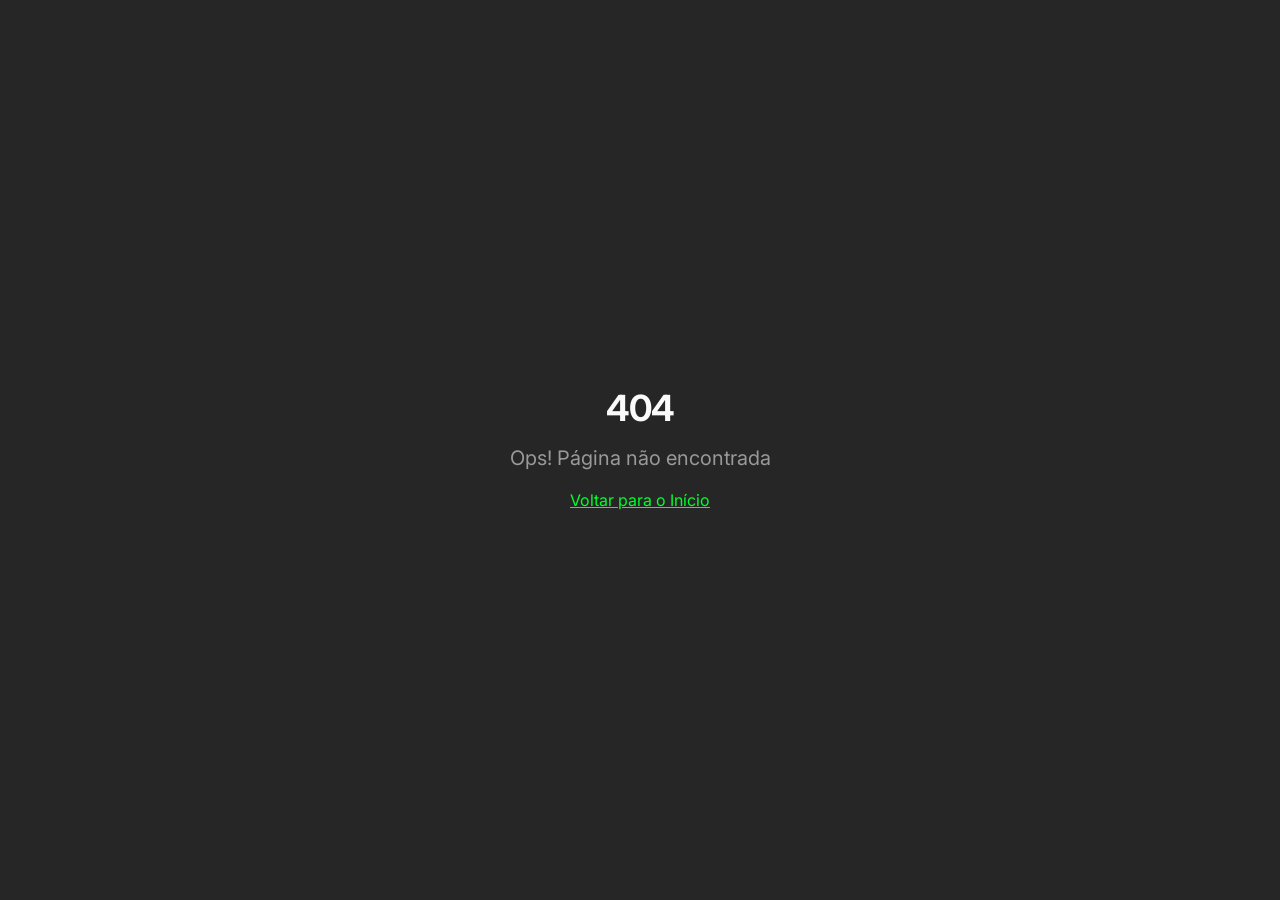
<file: index.html>
<!doctype html>
<html lang="pt-BR">
  <head>
    <meta charset="UTF-8" />
    <meta name="viewport" content="width=device-width, initial-scale=1.0" />
    <title>Eduardo Braga | Portfólio</title>
    <meta name="description" content="Desenvolvedor front-end com foco em landing pages, conversão e experiências digitais. Localizado em Caraguatatuba - SP.">
    <meta name="author" content="Eduardo Braga" />
    <meta name="theme-color" content="#0b3b66">
    <link rel="icon" type="image/svg+xml" href="/favicon.svg" />
    <link rel="alternate icon" href="/favicon.ico" />

    <!-- OpenGraph Tags -->
    <meta property="og:type" content="website" />
    <meta property="og:title" content="Eduardo Braga | Portfólio">
    <meta property="og:description" content="Desenvolvedor front-end com foco em landing pages, conversão e experiências digitais.">
    <meta property="og:image" content="/eduardo.png">

    <!-- Twitter Card Tags -->
    <meta name="twitter:card" content="summary_large_image" />
    <meta name="twitter:title" content="Eduardo Braga | Portfólio">
    <meta name="twitter:description" content="Desenvolvedor front-end com foco em landing pages, conversão e experiências digitais.">
    <meta name="twitter:image" content="/eduardo.png">
  <script type="module" crossorigin src="/assets/index-C6iPvMaH.js"></script>
  <link rel="stylesheet" crossorigin href="/assets/index-TXn4kVRR.css">
</head>

  <body>
    <div id="root"></div>
  </body>
</html>
</file>
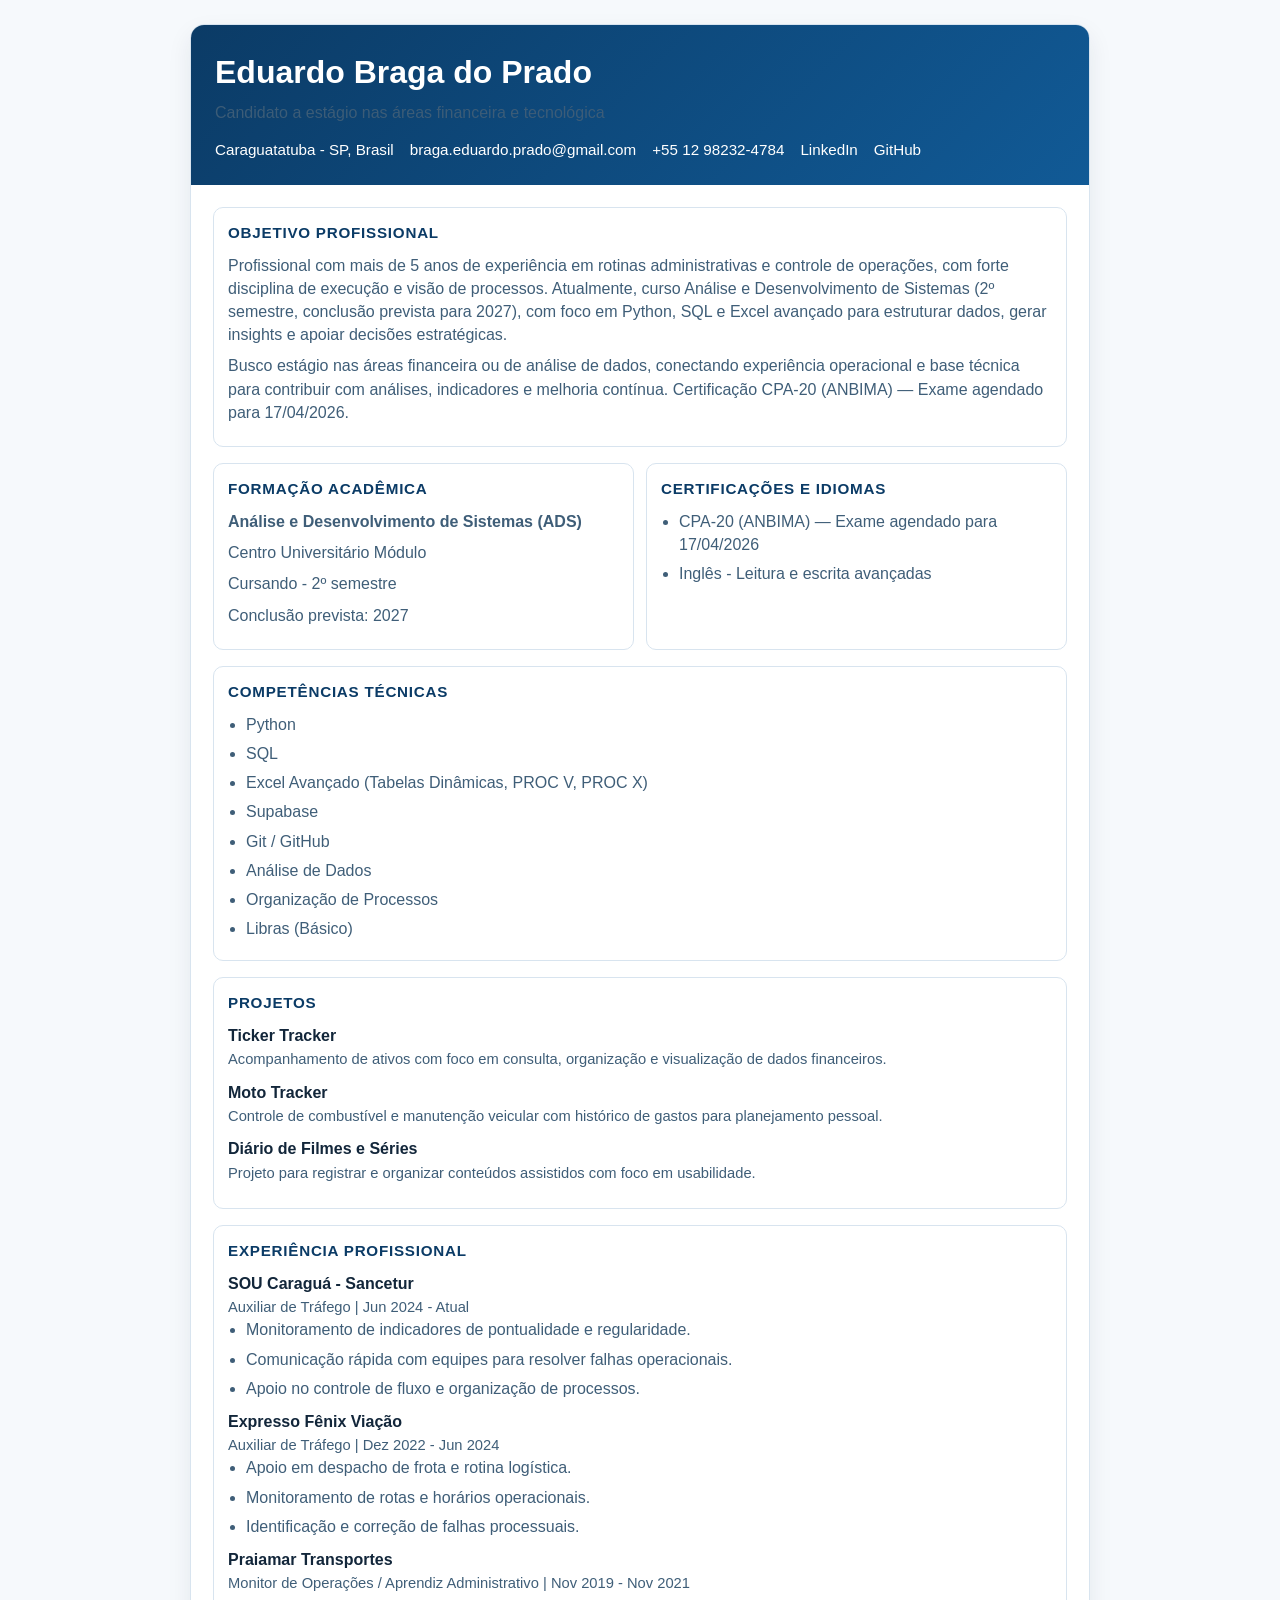
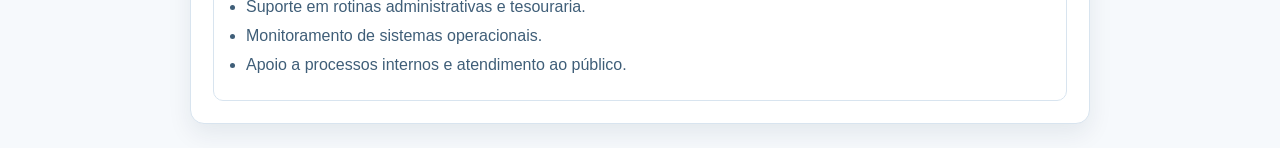
<file: curriculo-eduardo-braga-pt.html>
<!DOCTYPE html>
<html lang="pt-BR">
<head>
    <!-- Google Analytics -->
    <!-- Google tag (gtag.js) -->
    <script async src="https://www.googletagmanager.com/gtag/js?id=G-XV8RSCNHV4"></script>
    <script>
        window.dataLayer = window.dataLayer || [];
        function gtag(){dataLayer.push(arguments);}
        gtag('js', new Date());

        gtag('config', 'G-XV8RSCNHV4');
    </script>

    <meta charset="UTF-8">
    <meta name="viewport" content="width=device-width, initial-scale=1.0">
    <title>Eduardo Braga - Currículo (PT-BR)</title>
    <style>
        :root {
            --ink: #12263a;
            --soft: #3f5e78;
            --line: #d8e4ef;
            --accent: #0b3b66;
            --bg: #f6f9fc;
        }

        * {
            box-sizing: border-box;
        }

        body {
            margin: 0;
            font-family: "Segoe UI", Arial, sans-serif;
            background: var(--bg);
            color: var(--ink);
            line-height: 1.45;
            padding: 24px;
        }

        .resume {
            max-width: 900px;
            margin: 0 auto;
            background: #fff;
            border: 1px solid var(--line);
            border-radius: 14px;
            box-shadow: 0 10px 24px rgba(18, 38, 58, 0.08);
            overflow: hidden;
        }

        .top {
            background: linear-gradient(135deg, #0b3b66, #115a96);
            color: #fff;
            padding: 24px;
        }

        h1 {
            margin: 0;
            font-size: 2rem;
        }

        .subtitle {
            margin: 6px 0 0;
            opacity: 0.95;
            font-weight: 500;
        }

        .contacts {
            margin-top: 14px;
            display: flex;
            flex-wrap: wrap;
            gap: 10px 16px;
            font-size: 0.95rem;
        }

        .contacts a {
            color: #fff;
            text-decoration: none;
        }

        @media print {
            .contacts a {
                display: none;
            }
        }

        .content {
            padding: 22px;
            display: grid;
            gap: 16px;
        }

        section {
            border: 1px solid var(--line);
            border-radius: 10px;
            padding: 14px;
        }

        h2 {
            margin: 0 0 10px;
            color: var(--accent);
            font-size: 0.95rem;
            letter-spacing: 0.05em;
            text-transform: uppercase;
        }

        p {
            margin: 0 0 8px;
            color: var(--soft);
        }

        ul {
            margin: 0;
            padding-left: 18px;
            color: var(--soft);
        }

        li {
            margin-bottom: 6px;
        }

        .grid-2 {
            display: grid;
            grid-template-columns: 1fr 1fr;
            gap: 12px;
        }

        .role {
            margin-bottom: 10px;
        }

        .role strong {
            display: block;
            color: var(--ink);
        }

        .role span {
            color: var(--soft);
            font-size: 0.92rem;
        }

        .download-btn {
            display: none;
            position: fixed;
            top: 24px;
            right: 24px;
            z-index: 1000;
        }

        @media (max-width: 900px) {
            .download-btn {
                display: inline-block;
                position: static;
                margin-bottom: 16px;
            }

            .grid-2 {
                grid-template-columns: 1fr;
            }
        }

        @page {
            margin: 0.4cm;
            padding: 0;
            size: A4;
        }

        @media print {
            /* Remover margens/paddings globais */
            * {
                margin: 0 !important;
                padding: 0 !important;
                widows: 2;
                orphans: 2;
            }

            html, body {
                width: 100%;
                height: 100%;
                background: #fff !important;
                margin: 0 !important;
                padding: 0 !important;
                border: none !important;
                font-size: 10.5pt;
            }

            body {
                display: block;
                background: #fff !important;
                padding: 0 !important;
            }

            /* Esconder elementos desnecessários */
            .download-btn {
                display: none !important;
            }

            .lang-switch, [class*="lang"], [id*="lang"], .language-selector {
                display: none !important;
            }

            a {
                color: #000 !important;
                text-decoration: none !important;
                pointer-events: none;
            }

            header, footer, nav {
                display: none !important;
            }

            /* Container principal */
            .resume {
                border: none !important;
                border-radius: 0 !important;
                box-shadow: none !important;
                margin: 0 !important;
                padding: 0 !important;
                max-width: 100% !important;
                page-break-after: avoid;
            }

            /* Header do currículo */
            .top {
                background: linear-gradient(135deg, #0b3b66, #115a96) !important;
                -webkit-print-color-adjust: exact;
                print-color-adjust: exact;
                color: #fff !important;
                padding: 10px 12px !important;
                margin: 0 !important;
                page-break-inside: avoid;
            }

            h1 {
                margin: 0 !important;
                padding: 0 !important;
                font-size: 1.4em !important;
                line-height: 1.2 !important;
            }

            .subtitle {
                margin: 2px 0 0 !important;
                padding: 0 !important;
                opacity: 0.95;
                font-weight: 500;
                font-size: 0.85em !important;
            }

            .contacts {
                margin-top: 6px !important;
                padding: 0 !important;
                display: flex;
                flex-wrap: wrap;
                gap: 6px 10px !important;
                font-size: 0.8em !important;
                line-height: 1.2;
            }

            .contacts a {
                display: none !important;
            }

            /* Conteúdo principal */
            .content {
                padding: 8px 12px !important;
                display: grid;
                gap: 6px !important;
                -webkit-print-color-adjust: exact;
                print-color-adjust: exact;
            }

            section {
                border: 1px solid var(--line) !important;
                border-radius: 6px !important;
                padding: 8px 10px !important;
                margin: 0 !important;
                page-break-inside: avoid;
                background: #fff !important;
                -webkit-print-color-adjust: exact;
                print-color-adjust: exact;
            }

            h2 {
                margin: 0 0 6px !important;
                padding: 0 !important;
                color: var(--accent) !important;
                font-size: 0.85em !important;
                letter-spacing: 0.03em;
                text-transform: uppercase;
                font-weight: 700;
                line-height: 1.1;
                -webkit-print-color-adjust: exact;
                print-color-adjust: exact;
            }

            p {
                margin: 0 0 4px !important;
                padding: 0 !important;
                color: var(--soft) !important;
                font-size: 0.9em !important;
                line-height: 1.3 !important;
            }

            p:last-child {
                margin-bottom: 0 !important;
            }

            ul {
                margin: 0 !important;
                padding-left: 14px !important;
                color: var(--soft) !important;
                font-size: 0.9em !important;
                line-height: 1.3;
            }

            li {
                margin-bottom: 2px !important;
                padding: 0 !important;
            }

            li:last-child {
                margin-bottom: 0 !important;
            }

            /* Grid de 2 colunas */
            .grid-2 {
                display: grid;
                grid-template-columns: 1fr 1fr !important;
                gap: 6px !important;
            }

            /* Roles e experiência */
            .role {
                margin-bottom: 6px !important;
                padding: 0 !important;
            }

            .role strong {
                display: block;
                color: var(--ink) !important;
                font-weight: 700;
                font-size: 0.92em !important;
                margin-bottom: 2px !important;
                line-height: 1.1;
            }

            .role span {
                color: var(--soft) !important;
                font-size: 0.85em !important;
                display: block;
                margin-bottom: 3px !important;
                line-height: 1.2;
            }

            .role ul {
                margin: 2px 0 0 !important;
                padding-left: 14px !important;
                font-size: 0.88em !important;
            }

            .role li {
                margin-bottom: 1px !important;
            }

            /* Prevenir quebras desnecessárias */
            h1, h2, .role strong {
                page-break-after: avoid;
            }

            @page :first {
                margin: 0.3cm !important;
            }

            @page :last {
                margin: 0.3cm !important;
            }
        }
    </style>
</head>
<body>
    <a id="download-pdf-pt" class="download-btn" href="curriculo-eduardo-braga-pt.pdf" download>
        <button style="padding: 8px 16px; background: #0b3b66; color: #fff; border: none; border-radius: 8px; cursor: pointer; font-weight: 500; font-size: 0.9rem;">↓ Baixar PDF</button>
    </a>
    <article class="resume">
        <header class="top">
            <h1>Eduardo Braga do Prado</h1>
            <p class="subtitle">Candidato a estágio nas áreas financeira e tecnológica</p>
            <div class="contacts">
                <span>Caraguatatuba - SP, Brasil</span>
                <a href="mailto:braga.eduardo.prado@gmail.com">braga.eduardo.prado@gmail.com</a>
                <a href="tel:+5512982324784">+55 12 98232-4784</a>
                <a href="https://www.linkedin.com/in/ebragaprado" target="_blank" rel="noopener noreferrer">LinkedIn</a>
                <a href="https://github.com/EduBraga7" target="_blank" rel="noopener noreferrer">GitHub</a>
            </div>
        </header>

        <main class="content">
            <section>
                <h2>Objetivo Profissional</h2>
                <p>Profissional com mais de 5 anos de experiência em rotinas administrativas e controle de operações, com forte disciplina de execução e visão de processos. Atualmente, curso Análise e Desenvolvimento de Sistemas (2º semestre, conclusão prevista para 2027), com foco em Python, SQL e Excel avançado para estruturar dados, gerar insights e apoiar decisões estratégicas.</p>
                <p>Busco estágio nas áreas financeira ou de análise de dados, conectando experiência operacional e base técnica para contribuir com análises, indicadores e melhoria contínua. Certificação CPA-20 (ANBIMA) — Exame agendado para 17/04/2026.</p>
            </section>

            <div class="grid-2">
                <section>
                    <h2>Formação Acadêmica</h2>
                    <p><strong>Análise e Desenvolvimento de Sistemas (ADS)</strong></p>
                    <p>Centro Universitário Módulo</p>
                    <p>Cursando - 2º semestre</p>
                    <p>Conclusão prevista: 2027</p>
                </section>

                <section>
                    <h2>Certificações e Idiomas</h2>
                    <ul>
                        <li>CPA-20 (ANBIMA) — Exame agendado para 17/04/2026</li>
                        <li>Inglês - Leitura e escrita avançadas</li>
                    </ul>
                </section>
            </div>

            <section>
                <h2>Competências Técnicas</h2>
                <ul>
                    <li>Python</li>
                    <li>SQL</li>
                    <li>Excel Avançado (Tabelas Dinâmicas, PROC V, PROC X)</li>
                    <li>Supabase</li>
                    <li>Git / GitHub</li>
                    <li>Análise de Dados</li>
                    <li>Organização de Processos</li>
                    <li>Libras (Básico)</li>
                </ul>
            </section>

            <section>
                <h2>Projetos</h2>
                <div class="role">
                    <strong>Ticker Tracker</strong>
                    <span>Acompanhamento de ativos com foco em consulta, organização e visualização de dados financeiros.</span>
                </div>
                <div class="role">
                    <strong>Moto Tracker</strong>
                    <span>Controle de combustível e manutenção veicular com histórico de gastos para planejamento pessoal.</span>
                </div>
                <div class="role">
                    <strong>Diário de Filmes e Séries</strong>
                    <span>Projeto para registrar e organizar conteúdos assistidos com foco em usabilidade.</span>
                </div>
            </section>

            <section>
                <h2>Experiência Profissional</h2>
                <div class="role">
                    <strong>SOU Caraguá - Sancetur</strong>
                    <span>Auxiliar de Tráfego | Jun 2024 - Atual</span>
                    <ul>
                        <li>Monitoramento de indicadores de pontualidade e regularidade.</li>
                        <li>Comunicação rápida com equipes para resolver falhas operacionais.</li>
                        <li>Apoio no controle de fluxo e organização de processos.</li>
                    </ul>
                </div>
                <div class="role">
                    <strong>Expresso Fênix Viação</strong>
                    <span>Auxiliar de Tráfego | Dez 2022 - Jun 2024</span>
                    <ul>
                        <li>Apoio em despacho de frota e rotina logística.</li>
                        <li>Monitoramento de rotas e horários operacionais.</li>
                        <li>Identificação e correção de falhas processuais.</li>
                    </ul>
                </div>
                <div class="role">
                    <strong>Praiamar Transportes</strong>
                    <span>Monitor de Operações / Aprendiz Administrativo | Nov 2019 - Nov 2021</span>
                    <ul>
                        <li>Suporte em rotinas administrativas e tesouraria.</li>
                        <li>Monitoramento de sistemas operacionais.</li>
                        <li>Apoio a processos internos e atendimento ao público.</li>
                    </ul>
                </div>
            </section>
        </main>
    </article>
    <script>
        // Rastreamento de downloads de currículo no Google Analytics
        document.addEventListener('DOMContentLoaded', function() {
            const downloadLinks = {
                'download-pdf-pt': {evento: 'download_curriculo', formato: 'pdf', idioma: 'pt'}
            };

            Object.entries(downloadLinks).forEach(([elementId, params]) => {
                const element = document.getElementById(elementId);
                if (element) {
                    element.addEventListener('click', function() {
                        if (typeof gtag !== 'undefined') {
                            gtag('event', params.evento, {
                                formato: params.formato,
                                idioma: params.idioma
                            });
                        }
                    });
                }
            });
        });
    </script>
</body>
</html>
</file>
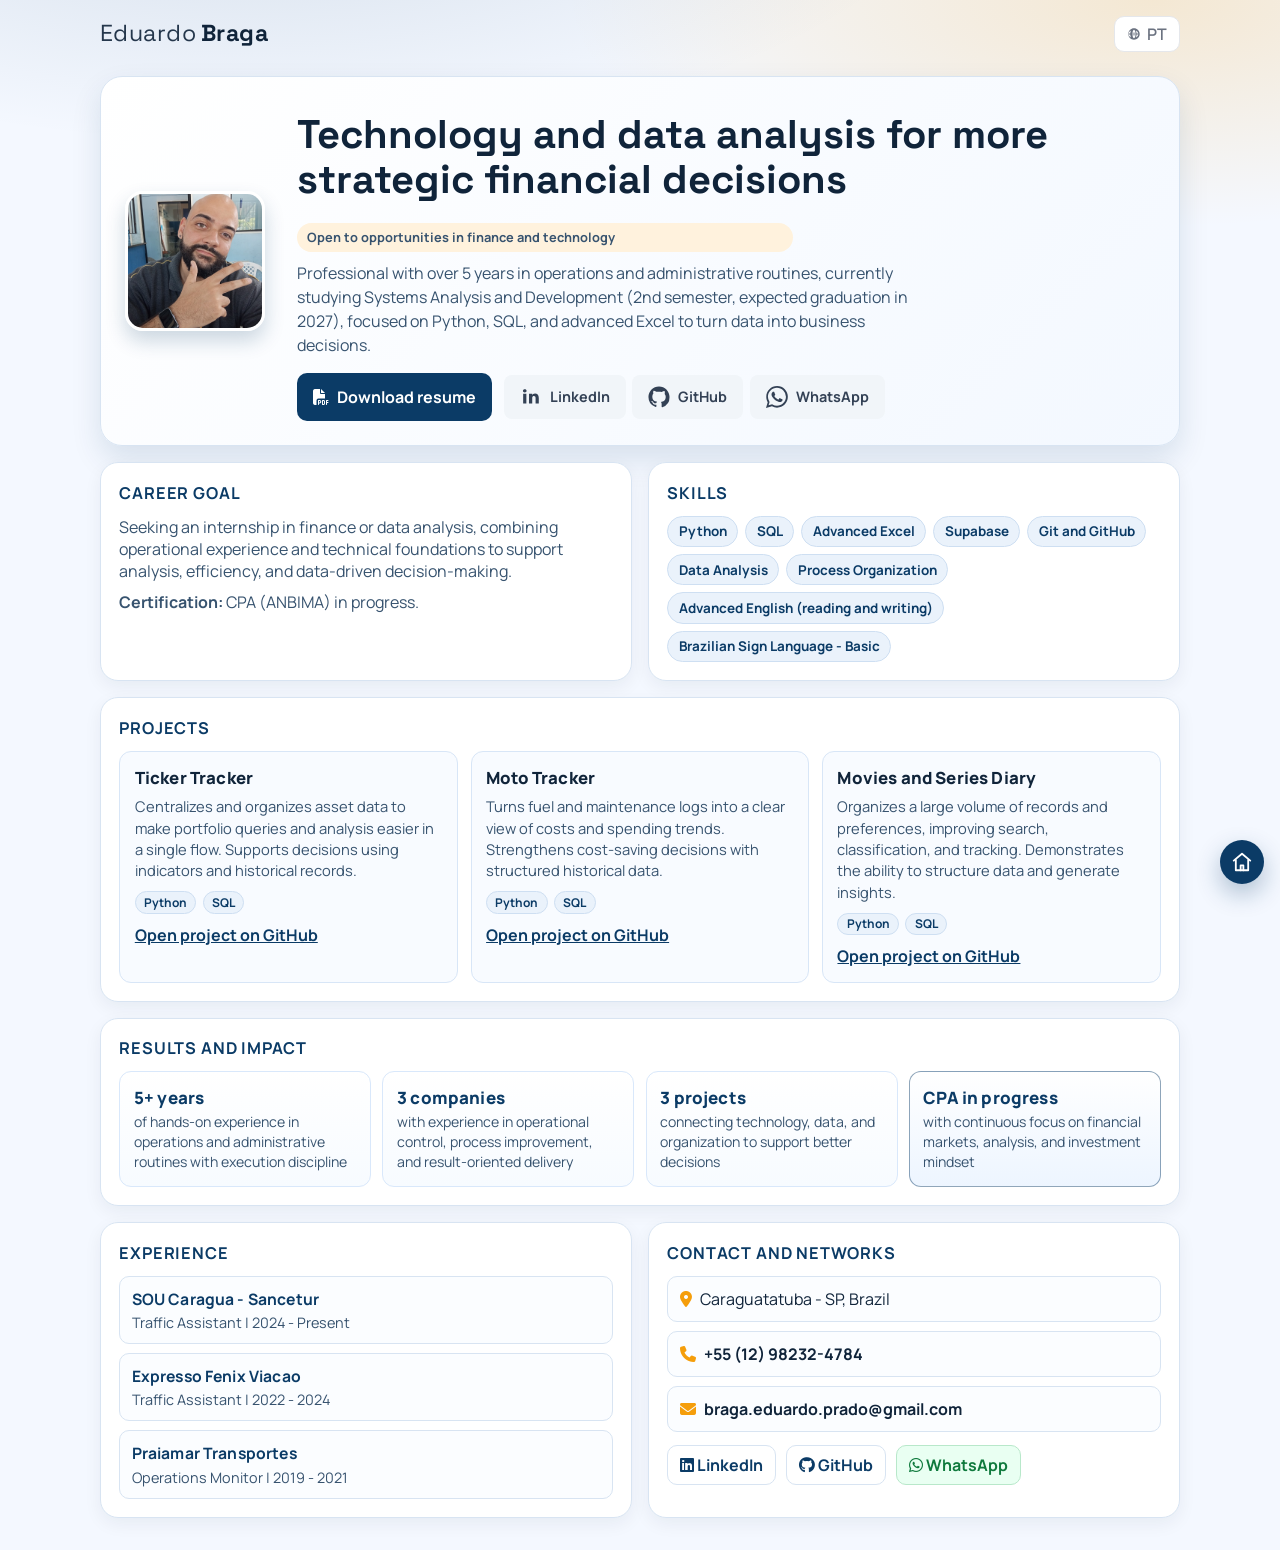
<file: en.html>
<!DOCTYPE html>
<html lang="en">
<head>
        <!-- Google Analytics -->
        <!-- Google tag (gtag.js) -->
        <script async src="https://www.googletagmanager.com/gtag/js?id=G-XV8RSCNHV4"></script>
        <script>
            window.dataLayer = window.dataLayer || [];
            function gtag(){dataLayer.push(arguments);}
            gtag('js', new Date());

            gtag('config', 'G-XV8RSCNHV4');
        </script>

    <meta charset="UTF-8">
    <meta name="viewport" content="width=device-width, initial-scale=1.0">
    <meta name="description" content="Eduardo Braga portfolio: technology, data analysis and capital markets.">
    <meta name="theme-color" content="#0b3b66">
    <meta property="og:title" content="Eduardo Braga | Tech, Finance & Data">
    <meta property="og:description" content="ADS student focused on Python, data analysis and finance.">
    <meta property="og:type" content="website">
    <meta property="og:image" content="foto-perfil.jpg">
    <title>Eduardo Braga | Tech, Finance & Data</title>

    <link rel="icon" type="image/svg+xml" href="favicon.svg">

    <link rel="preconnect" href="https://fonts.googleapis.com">
    <link rel="preconnect" href="https://fonts.gstatic.com" crossorigin>
    <link href="https://fonts.googleapis.com/css2?family=Manrope:wght@400;500;700;800&family=Space+Grotesk:wght@600;700&display=swap" rel="stylesheet">
    <link rel="stylesheet" href="https://cdnjs.cloudflare.com/ajax/libs/font-awesome/6.6.0/css/all.min.css" integrity="sha512-Kc323vGBEqzTmouAECnVceyQqyqdsSiqLQISBL29aUW0nE6Rqr8e0SZ8CsVYfTyhY6HkQYhAaD9KQ8R+7N1xwA==" crossorigin="anonymous" referrerpolicy="no-referrer">
    <link rel="stylesheet" href="styles.css?v=20260326-1">
</head>
<body id="top">
    <header class="topbar">
        <a class="brand" href="#top" aria-label="Go to top">
            <span class="brand-first">Eduardo</span>
            <span class="brand-last">Braga</span>
        </a>
        <a class="lang-switch" href="index.html" lang="pt-BR" aria-label="Change language to Portuguese">
            <svg viewBox="0 0 24 24" aria-hidden="true" focusable="false">
                <path d="M12 2.25c-5.39 0-9.75 4.36-9.75 9.75s4.36 9.75 9.75 9.75 9.75-4.36 9.75-9.75-4.36-9.75-9.75-9.75zm7.5 9h-3.03a15.53 15.53 0 0 0-1.3-5.1 7.55 7.55 0 0 1 4.33 5.1zm-7.5-6.66c.76 0 2.14 1.72 2.8 5.16H9.2c.66-3.44 2.04-5.16 2.8-5.16zM6.83 6.15a15.53 15.53 0 0 0-1.3 5.1H2.5a7.55 7.55 0 0 1 4.33-5.1zM2.5 12.75h3.03a15.53 15.53 0 0 0 1.3 5.1 7.55 7.55 0 0 1-4.33-5.1zM12 19.41c-.76 0-2.14-1.72-2.8-5.16h5.6c-.66 3.44-2.04 5.16-2.8 5.16zm3.16-6.66H8.84a14.09 14.09 0 0 1 0-1.5h6.32a14.09 14.09 0 0 1 0 1.5zm.01 5.1a15.53 15.53 0 0 0 1.3-5.1h3.03a7.55 7.55 0 0 1-4.33 5.1z" />
            </svg>
            <span>PT</span>
        </a>
    </header>

    <section class="hero" aria-labelledby="name">
        <img src="foto-perfil.jpg" alt="Profile photo of Eduardo Braga" class="hero-photo" loading="lazy">
        <div class="hero-content">
            <h1 id="name">Technology and data analysis for more strategic financial decisions</h1>
            <p class="eyebrow">Open to opportunities in finance and technology</p>
            <p>Professional with over 5 years in operations and administrative routines, currently studying Systems Analysis and Development (2nd semester, expected graduation in 2027), focused on Python, SQL, and advanced Excel to turn data into business decisions.</p>
            <div class="hero-actions">
                <a id="download-pdf-en" class="btn primary" href="resume-eduardo-braga-en.pdf" download>
                    <i class="fa-solid fa-file-pdf" aria-hidden="true"></i>
                    Download resume
                </a>
                <div class="hero-socials" aria-label="Quick contacts">
                    <a class="hero-icon-btn hero-icon-btn-soft" href="https://www.linkedin.com/in/ebragaprado" target="_blank" rel="noopener noreferrer" aria-label="LinkedIn">
                        <svg viewBox="0 0 24 24" aria-hidden="true" focusable="false">
                            <path d="M6.94 8.5V19H3.44V8.5h3.5zm.25-3.24c0 1-.75 1.76-2 1.76h-.02c-1.2 0-1.96-.77-1.96-1.76 0-1 .78-1.76 2-1.76s1.96.76 1.98 1.76zM20.5 12.98V19H17v-5.61c0-1.41-.5-2.37-1.77-2.37-.96 0-1.53.64-1.78 1.26-.09.22-.11.53-.11.84V19h-3.5s.05-9.69 0-10.5h3.5V10c.46-.72 1.28-1.74 3.12-1.74 2.28 0 4.04 1.49 4.04 4.72z" />
                        </svg>
                        <span>LinkedIn</span>
                    </a>
                    <a class="hero-icon-btn hero-icon-btn-soft" href="https://github.com/EduBraga7" target="_blank" rel="noopener noreferrer" aria-label="GitHub">
                        <svg viewBox="0 0 24 24" aria-hidden="true" focusable="false">
                            <path d="M12 .5C5.65.5.5 5.65.5 12a11.5 11.5 0 0 0 7.86 10.93c.58.1.79-.25.79-.56v-2.01c-3.2.69-3.88-1.54-3.88-1.54-.52-1.34-1.28-1.69-1.28-1.69-1.05-.72.08-.71.08-.71 1.16.08 1.78 1.2 1.78 1.2 1.03 1.76 2.7 1.25 3.36.95.1-.75.4-1.25.72-1.53-2.55-.29-5.23-1.27-5.23-5.66 0-1.25.45-2.27 1.18-3.07-.12-.3-.51-1.5.11-3.13 0 0 .96-.31 3.15 1.17A10.9 10.9 0 0 1 12 6.26c.98 0 1.97.13 2.9.38 2.19-1.48 3.14-1.17 3.14-1.17.63 1.63.24 2.83.12 3.13.74.8 1.18 1.82 1.18 3.07 0 4.4-2.68 5.36-5.24 5.65.41.35.78 1.04.78 2.1v3.11c0 .31.2.67.8.56A11.5 11.5 0 0 0 23.5 12C23.5 5.65 18.35.5 12 .5z" />
                        </svg>
                        <span>GitHub</span>
                    </a>
                    <a class="hero-icon-btn hero-icon-btn-soft" href="https://wa.me/5512982324784?text=Hey%20Eduardo!%20I%20liked%20your%20personal%20website.%20Want%20to%20chat?" target="_blank" rel="noopener noreferrer" aria-label="WhatsApp">
                        <svg viewBox="0 0 24 24" aria-hidden="true" focusable="false">
                            <path d="M20.52 3.48A11.87 11.87 0 0 0 12.06 0C5.57 0 .29 5.27.29 11.76c0 2.08.54 4.12 1.56 5.92L0 24l6.5-1.8a11.73 11.73 0 0 0 5.56 1.42h.01c6.49 0 11.77-5.28 11.77-11.77 0-3.15-1.23-6.1-3.32-8.37zM12.07 21.6h-.01a9.8 9.8 0 0 1-5-1.37l-.36-.21-3.86 1.07 1.03-3.76-.24-.39a9.77 9.77 0 0 1-1.5-5.18c0-5.41 4.4-9.81 9.82-9.81 2.63 0 5.1 1.03 6.96 2.89a9.8 9.8 0 0 1 2.86 6.92c0 5.42-4.4 9.82-9.81 9.82zm5.38-7.35c-.3-.15-1.76-.87-2.04-.97-.27-.1-.47-.15-.67.15s-.77.97-.95 1.17c-.17.2-.35.22-.64.07-.3-.15-1.24-.46-2.36-1.47-.87-.77-1.46-1.72-1.64-2.02-.17-.3-.02-.45.13-.6.13-.13.3-.35.45-.52.15-.17.2-.3.3-.5.1-.2.05-.37-.03-.52-.08-.15-.67-1.62-.92-2.22-.24-.58-.49-.5-.67-.5h-.57c-.2 0-.52.08-.8.37-.27.3-1.04 1.02-1.04 2.5s1.07 2.9 1.22 3.1c.15.2 2.09 3.2 5.06 4.48.7.3 1.25.48 1.67.61.7.22 1.34.19 1.84.11.57-.08 1.76-.72 2.01-1.41.25-.7.25-1.29.17-1.42-.08-.13-.27-.2-.57-.35z" />
                        </svg>
                        <span>WhatsApp</span>
                    </a>
                </div>
            </div>
        </div>
    </section>

    <main class="layout">
        <section class="panel" aria-labelledby="goal-title">
            <h2 id="goal-title">Career goal</h2>
            <p>Seeking an internship in finance or data analysis, combining operational experience and technical foundations to support analysis, efficiency, and data-driven decision-making.</p>
            <p><strong>Certification:</strong> CPA (ANBIMA) in progress.</p>
        </section>

        <section class="panel" aria-labelledby="skills-title">
            <h2 id="skills-title">Skills</h2>
            <ul class="chips">
                <li>Python</li>
                <li>SQL</li>
                <li>Advanced Excel</li>
                <li>Supabase</li>
                <li>Git and GitHub</li>
                <li>Data Analysis</li>
                <li>Process Organization</li>
                <li>Advanced English (reading and writing)</li>
                <li>Brazilian Sign Language - Basic</li>
            </ul>
        </section>

        <section class="panel wide" aria-labelledby="projects-title">
            <h2 id="projects-title">Projects</h2>
            <div class="project-grid">
                <article class="project">
                    <h3>Ticker Tracker</h3>
                    <p>Centralizes and organizes asset data to make portfolio queries and analysis easier in a single flow. Supports decisions using indicators and historical records.</p>
                    <ul class="tech-tag-mini" aria-label="Technologies used in Ticker Tracker">
                        <li>Python</li>
                        <li>SQL</li>
                    </ul>
                    <a href="https://github.com/EduBraga7/Ticker-Tracker" target="_blank" rel="noopener noreferrer">Open project on GitHub</a>
                </article>
                <article class="project">
                    <h3>Moto Tracker</h3>
                    <p>Turns fuel and maintenance logs into a clear view of costs and spending trends. Strengthens cost-saving decisions with structured historical data.</p>
                    <ul class="tech-tag-mini" aria-label="Technologies used in Moto Tracker">
                        <li>Python</li>
                        <li>SQL</li>
                    </ul>
                    <a href="https://github.com/EduBraga7/Moto_Tracker" target="_blank" rel="noopener noreferrer">Open project on GitHub</a>
                </article>
                <article class="project">
                    <h3>Movies and Series Diary</h3>
                    <p>Organizes a large volume of records and preferences, improving search, classification, and tracking. Demonstrates the ability to structure data and generate insights.</p>
                    <ul class="tech-tag-mini" aria-label="Technologies used in Movies and Series Diary">
                        <li>Python</li>
                        <li>SQL</li>
                    </ul>
                    <a href="https://github.com/EduBraga7/diario-filmes-series" target="_blank" rel="noopener noreferrer">Open project on GitHub</a>
                </article>
            </div>
        </section>

        <section class="panel wide" aria-labelledby="impact-title">
            <h2 id="impact-title">Results and impact</h2>
            <div class="impact-grid">
                <article class="impact-card">
                    <strong>5+ years</strong>
                    <span>of hands-on experience in operations and administrative routines with execution discipline</span>
                </article>
                <article class="impact-card">
                    <strong>3 companies</strong>
                    <span>with experience in operational control, process improvement, and result-oriented delivery</span>
                </article>
                <article class="impact-card">
                    <strong>3 projects</strong>
                    <span>connecting technology, data, and organization to support better decisions</span>
                </article>
                <article class="impact-card highlight-card">
                    <strong>CPA in progress</strong>
                    <span>with continuous focus on financial markets, analysis, and investment mindset</span>
                </article>
            </div>
        </section>

        <section class="panel" aria-labelledby="experience-title">
            <h2 id="experience-title">Experience</h2>
            <ul class="timeline">
                <li><strong>SOU Caragua - Sancetur</strong><span>Traffic Assistant | 2024 - Present</span></li>
                <li><strong>Expresso Fenix Viacao</strong><span>Traffic Assistant | 2022 - 2024</span></li>
                <li><strong>Praiamar Transportes</strong><span>Operations Monitor | 2019 - 2021</span></li>
            </ul>
        </section>

        <section class="panel" aria-labelledby="contact-title">
            <h2 id="contact-title">Contact and networks</h2>
            <ul class="contact-list">
                <li><i class="fa-solid fa-location-dot" aria-hidden="true"></i> Caraguatatuba - SP, Brazil</li>
                <li><i class="fa-solid fa-phone" aria-hidden="true"></i> <a href="tel:+5512982324784">+55 (12) 98232-4784</a></li>
                <li><i class="fa-solid fa-envelope" aria-hidden="true"></i> <a href="mailto:braga.eduardo.prado@gmail.com">braga.eduardo.prado@gmail.com</a></li>
            </ul>
            <div class="social-links">
                <a href="https://www.linkedin.com/in/ebragaprado" target="_blank" rel="noopener noreferrer"><i class="fa-brands fa-linkedin" aria-hidden="true"></i> LinkedIn</a>
                <a href="https://github.com/EduBraga7" target="_blank" rel="noopener noreferrer"><i class="fa-brands fa-github" aria-hidden="true"></i> GitHub</a>
                <a class="whatsapp" href="https://wa.me/5512982324784?text=Hey%20Eduardo!%20I%20liked%20your%20personal%20website.%20Want%20to%20chat?" target="_blank" rel="noopener noreferrer"><i class="fa-brands fa-whatsapp" aria-hidden="true"></i> WhatsApp</a>
            </div>
        </section>
    </main>

    <a class="back-to-top" href="#top" aria-label="Back to top">
        <svg viewBox="0 0 24 24" aria-hidden="true" focusable="false">
            <path d="M3 10.5L12 3l9 7.5" />
            <path d="M5.25 9.75V21h13.5V9.75" />
            <path d="M10.5 21v-5.25h3V21" />
        </svg>
    </a>
    <script>
        // Rastreamento de downloads de currículo no Google Analytics
        document.addEventListener('DOMContentLoaded', function() {
            const downloadLinks = {
                'download-pdf-en': {evento: 'download_curriculo', formato: 'pdf', idioma: 'en'}
            };

            Object.entries(downloadLinks).forEach(([elementId, params]) => {
                const element = document.getElementById(elementId);
                if (element) {
                    element.addEventListener('click', function() {
                        // Dispara evento no GA4 de forma não-bloqueante
                        if (typeof gtag !== 'undefined') {
                            gtag('event', params.evento, {
                                formato: params.formato,
                                idioma: params.idioma
                            });
                        }
                    });
                }
            });
        });
    </script>
</body>
</html>
</file>
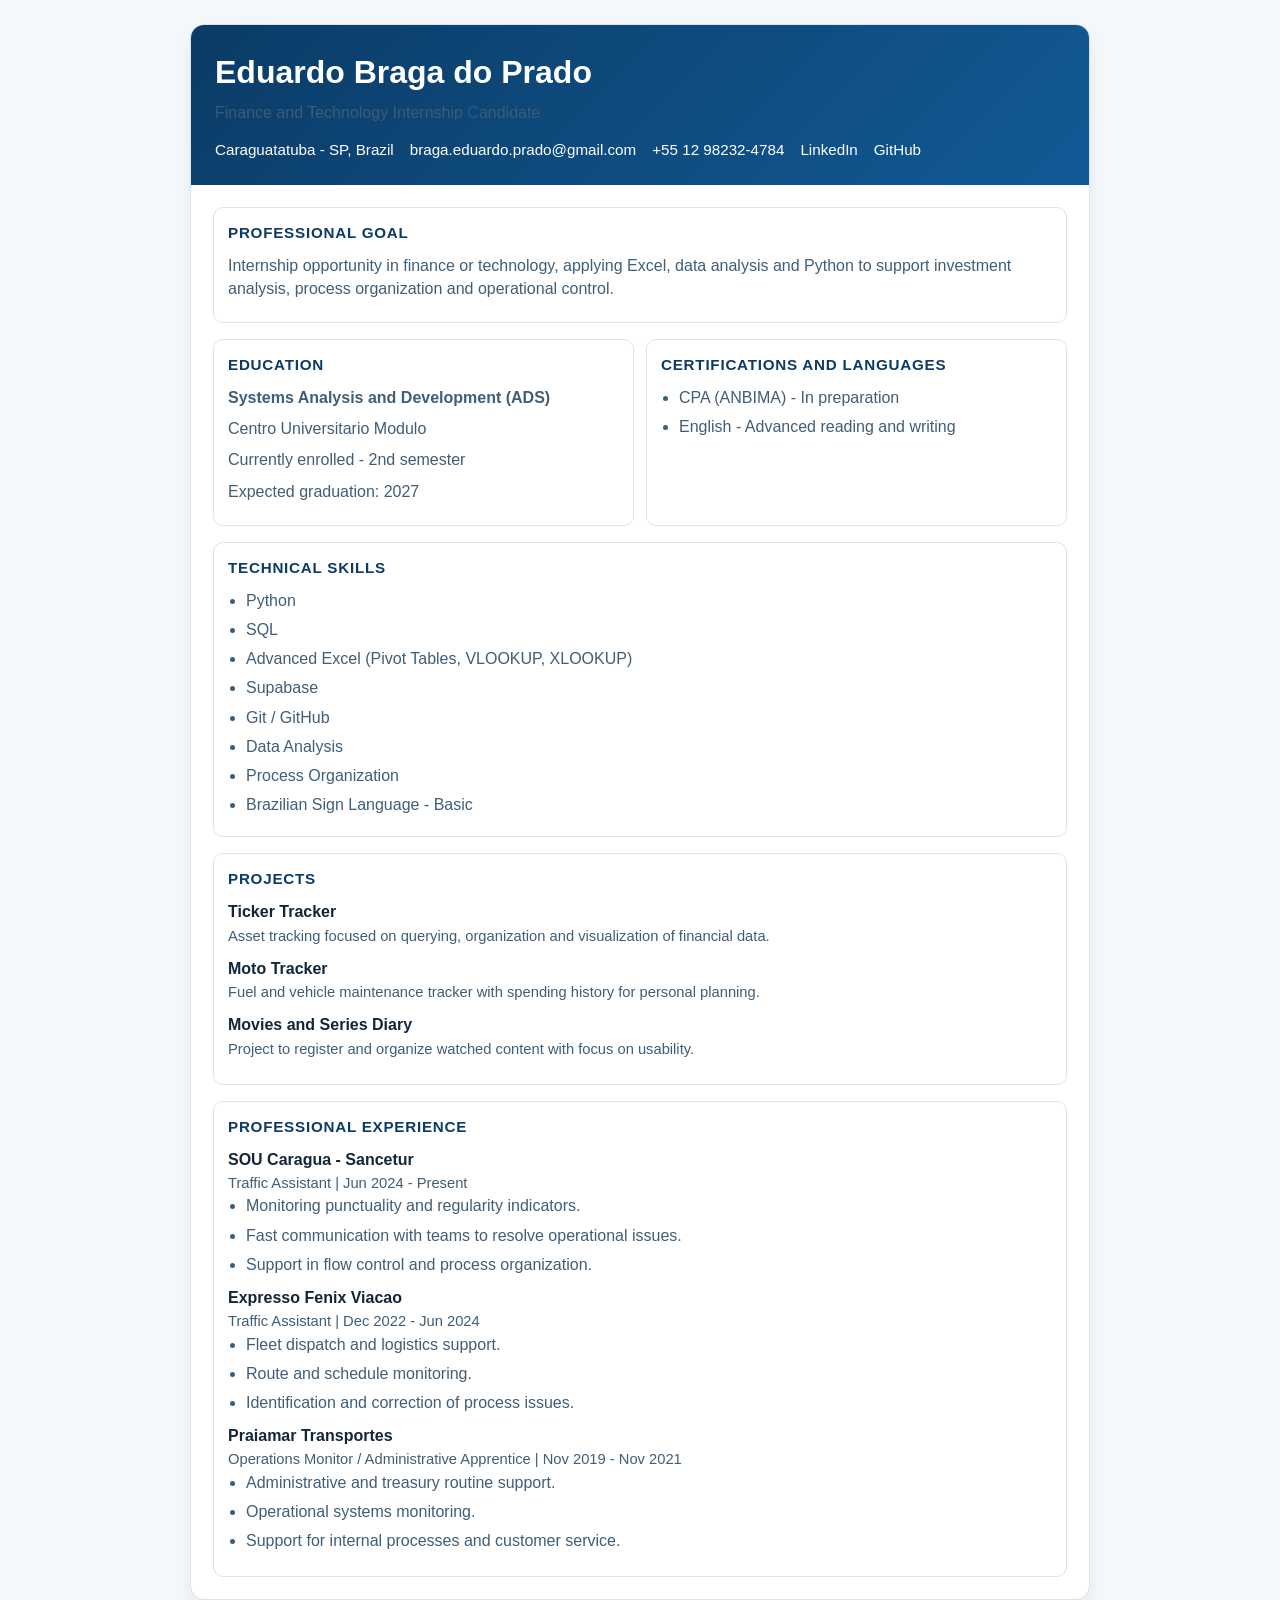
<file: resume-eduardo-braga-en.html>
<!DOCTYPE html>
<html lang="en">
<head>
    <!-- Google Analytics -->
    <!-- Google tag (gtag.js) -->
    <script async src="https://www.googletagmanager.com/gtag/js?id=G-XV8RSCNHV4"></script>
    <script>
        window.dataLayer = window.dataLayer || [];
        function gtag(){dataLayer.push(arguments);}
        gtag('js', new Date());

        gtag('config', 'G-XV8RSCNHV4');
    </script>

    <meta charset="UTF-8">
    <meta name="viewport" content="width=device-width, initial-scale=1.0">
    <title>Eduardo Braga - Resume (EN)</title>
    <style>
        :root {
            --ink: #12263a;
            --soft: #3f5e78;
            --line: #d8e4ef;
            --accent: #0b3b66;
            --bg: #f6f9fc;
        }

        * {
            box-sizing: border-box;
        }

        body {
            margin: 0;
            font-family: "Segoe UI", Arial, sans-serif;
            background: var(--bg);
            color: var(--ink);
            line-height: 1.45;
            padding: 24px;
        }

        .resume {
            max-width: 900px;
            margin: 0 auto;
            background: #fff;
            border: 1px solid var(--line);
            border-radius: 14px;
            box-shadow: 0 10px 24px rgba(18, 38, 58, 0.08);
            overflow: hidden;
        }

        .top {
            background: linear-gradient(135deg, #0b3b66, #115a96);
            color: #fff;
            padding: 24px;
        }

        h1 {
            margin: 0;
            font-size: 2rem;
        }

        .subtitle {
            margin: 6px 0 0;
            opacity: 0.95;
            font-weight: 500;
        }

        .contacts {
            margin-top: 14px;
            display: flex;
            flex-wrap: wrap;
            gap: 10px 16px;
            font-size: 0.95rem;
        }

        .contacts a {
            color: #fff;
            text-decoration: none;
        }

        .content {
            padding: 22px;
            display: grid;
            gap: 16px;
        }

        section {
            border: 1px solid var(--line);
            border-radius: 10px;
            padding: 14px;
        }

        h2 {
            margin: 0 0 10px;
            color: var(--accent);
            font-size: 0.95rem;
            letter-spacing: 0.05em;
            text-transform: uppercase;
        }

        p {
            margin: 0 0 8px;
            color: var(--soft);
        }

        ul {
            margin: 0;
            padding-left: 18px;
            color: var(--soft);
        }

        li {
            margin-bottom: 6px;
        }

        .grid-2 {
            display: grid;
            grid-template-columns: 1fr 1fr;
            gap: 12px;
        }

        .role {
            margin-bottom: 10px;
        }

        .role strong {
            display: block;
            color: var(--ink);
        }

        .role span {
            color: var(--soft);
            font-size: 0.92rem;
        }

        @media (max-width: 760px) {
            .grid-2 {
                grid-template-columns: 1fr;
            }
        }

        @page {
            margin: 0.4cm;
            padding: 0;
            size: A4;
        }

        @media print {
            /* Remover margens/paddings globais */
            * {
                margin: 0 !important;
                padding: 0 !important;
                widows: 2;
                orphans: 2;
            }

            html, body {
                width: 100%;
                height: 100%;
                background: #fff !important;
                margin: 0 !important;
                padding: 0 !important;
                border: none !important;
                font-size: 10.5pt;
            }

            body {
                display: block;
                background: #fff !important;
                padding: 0 !important;
            }

            /* Esconder elementos desnecessários */
            .download-btn {
                display: none !important;
            }

            a {
                color: #000 !important;
                text-decoration: none !important;
                pointer-events: none;
            }

            header, footer, nav {
                display: none !important;
            }

            /* Container principal */
            .resume {
                border: none !important;
                border-radius: 0 !important;
                box-shadow: none !important;
                margin: 0 !important;
                padding: 0 !important;
                max-width: 100% !important;
                page-break-after: avoid;
            }

            /* Header do currículo */
            .top {
                background: linear-gradient(135deg, #0b3b66, #115a96) !important;
                -webkit-print-color-adjust: exact;
                print-color-adjust: exact;
                color: #fff !important;
                padding: 10px 12px !important;
                margin: 0 !important;
                page-break-inside: avoid;
            }

            h1 {
                margin: 0 !important;
                padding: 0 !important;
                font-size: 1.4em !important;
                line-height: 1.2 !important;
            }

            .subtitle {
                margin: 2px 0 0 !important;
                padding: 0 !important;
                opacity: 0.95;
                font-weight: 500;
                font-size: 0.85em !important;
            }

            .contacts {
                margin-top: 6px !important;
                padding: 0 !important;
                display: flex;
                flex-wrap: wrap;
                gap: 6px 10px !important;
                font-size: 0.8em !important;
                line-height: 1.2;
            }

            .contacts a {
                display: none !important;
            }

            /* Conteúdo principal */
            .content {
                padding: 8px 12px !important;
                display: grid;
                gap: 6px !important;
                -webkit-print-color-adjust: exact;
                print-color-adjust: exact;
            }

            section {
                border: 1px solid var(--line) !important;
                border-radius: 6px !important;
                padding: 8px 10px !important;
                margin: 0 !important;
                page-break-inside: avoid;
                background: #fff !important;
                -webkit-print-color-adjust: exact;
                print-color-adjust: exact;
            }

            h2 {
                margin: 0 0 6px !important;
                padding: 0 !important;
                color: var(--accent) !important;
                font-size: 0.85em !important;
                letter-spacing: 0.03em;
                text-transform: uppercase;
                font-weight: 700;
                line-height: 1.1;
                -webkit-print-color-adjust: exact;
                print-color-adjust: exact;
            }

            p {
                margin: 0 0 4px !important;
                padding: 0 !important;
                color: var(--soft) !important;
                font-size: 0.9em !important;
                line-height: 1.3 !important;
            }

            p:last-child {
                margin-bottom: 0 !important;
            }

            ul {
                margin: 0 !important;
                padding-left: 14px !important;
                color: var(--soft) !important;
                font-size: 0.9em !important;
                line-height: 1.3;
            }

            li {
                margin-bottom: 2px !important;
                padding: 0 !important;
            }

            li:last-child {
                margin-bottom: 0 !important;
            }

            /* Grid de 2 colunas */
            .grid-2 {
                display: grid;
                grid-template-columns: 1fr 1fr !important;
                gap: 6px !important;
            }

            /* Roles e experiência */
            .role {
                margin-bottom: 6px !important;
                padding: 0 !important;
            }

            .role strong {
                display: block;
                color: var(--ink) !important;
                font-weight: 700;
                font-size: 0.92em !important;
                margin-bottom: 2px !important;
                line-height: 1.1;
            }

            .role span {
                color: var(--soft) !important;
                font-size: 0.85em !important;
                display: block;
                margin-bottom: 3px !important;
                line-height: 1.2;
            }

            .role ul {
                margin: 2px 0 0 !important;
                padding-left: 14px !important;
                font-size: 0.88em !important;
            }

            .role li {
                margin-bottom: 1px !important;
            }

            /* Prevenir quebras desnecessárias */
            h1, h2, .role strong {
                page-break-after: avoid;
            }

            @page :first {
                margin: 0.3cm !important;
            }

            @page :last {
                margin: 0.3cm !important;
            }
        }
    </style>
</head>
<body>
    <article class="resume">
        <header class="top">
            <h1>Eduardo Braga do Prado</h1>
            <p class="subtitle">Finance and Technology Internship Candidate</p>
            <div class="contacts">
                <span>Caraguatatuba - SP, Brazil</span>
                <a href="mailto:braga.eduardo.prado@gmail.com">braga.eduardo.prado@gmail.com</a>
                <a href="tel:+5512982324784">+55 12 98232-4784</a>
                <a href="https://www.linkedin.com/in/ebragaprado" target="_blank" rel="noopener noreferrer">LinkedIn</a>
                <a href="https://github.com/EduBraga7" target="_blank" rel="noopener noreferrer">GitHub</a>
            </div>
        </header>

        <main class="content">
            <section>
                <h2>Professional Goal</h2>
                <p>Internship opportunity in finance or technology, applying Excel, data analysis and Python to support investment analysis, process organization and operational control.</p>
            </section>

            <div class="grid-2">
                <section>
                    <h2>Education</h2>
                    <p><strong>Systems Analysis and Development (ADS)</strong></p>
                    <p>Centro Universitario Modulo</p>
                    <p>Currently enrolled - 2nd semester</p>
                    <p>Expected graduation: 2027</p>
                </section>

                <section>
                    <h2>Certifications and Languages</h2>
                    <ul>
                        <li>CPA (ANBIMA) - In preparation</li>
                        <li>English - Advanced reading and writing</li>
                    </ul>
                </section>
            </div>

            <section>
                <h2>Technical Skills</h2>
                <ul>
                    <li>Python</li>
                    <li>SQL</li>
                    <li>Advanced Excel (Pivot Tables, VLOOKUP, XLOOKUP)</li>
                    <li>Supabase</li>
                    <li>Git / GitHub</li>
                    <li>Data Analysis</li>
                    <li>Process Organization</li>
                    <li>Brazilian Sign Language - Basic</li>
                </ul>
            </section>

            <section>
                <h2>Projects</h2>
                <div class="role">
                    <strong>Ticker Tracker</strong>
                    <span>Asset tracking focused on querying, organization and visualization of financial data.</span>
                </div>
                <div class="role">
                    <strong>Moto Tracker</strong>
                    <span>Fuel and vehicle maintenance tracker with spending history for personal planning.</span>
                </div>
                <div class="role">
                    <strong>Movies and Series Diary</strong>
                    <span>Project to register and organize watched content with focus on usability.</span>
                </div>
            </section>

            <section>
                <h2>Professional Experience</h2>
                <div class="role">
                    <strong>SOU Caragua - Sancetur</strong>
                    <span>Traffic Assistant | Jun 2024 - Present</span>
                    <ul>
                        <li>Monitoring punctuality and regularity indicators.</li>
                        <li>Fast communication with teams to resolve operational issues.</li>
                        <li>Support in flow control and process organization.</li>
                    </ul>
                </div>
                <div class="role">
                    <strong>Expresso Fenix Viacao</strong>
                    <span>Traffic Assistant | Dec 2022 - Jun 2024</span>
                    <ul>
                        <li>Fleet dispatch and logistics support.</li>
                        <li>Route and schedule monitoring.</li>
                        <li>Identification and correction of process issues.</li>
                    </ul>
                </div>
                <div class="role">
                    <strong>Praiamar Transportes</strong>
                    <span>Operations Monitor / Administrative Apprentice | Nov 2019 - Nov 2021</span>
                    <ul>
                        <li>Administrative and treasury routine support.</li>
                        <li>Operational systems monitoring.</li>
                        <li>Support for internal processes and customer service.</li>
                    </ul>
                </div>
            </section>
        </main>
    </article>
</body>
</html>
</file>
<file: assets/index-TXn4kVRR.css>
@import"https://fonts.googleapis.com/css2?family=Inter:wght@400;500;600;700&family=JetBrains+Mono:wght@400;500;600&display=swap";*,:before,:after{--tw-border-spacing-x: 0;--tw-border-spacing-y: 0;--tw-translate-x: 0;--tw-translate-y: 0;--tw-rotate: 0;--tw-skew-x: 0;--tw-skew-y: 0;--tw-scale-x: 1;--tw-scale-y: 1;--tw-pan-x: ;--tw-pan-y: ;--tw-pinch-zoom: ;--tw-scroll-snap-strictness: proximity;--tw-gradient-from-position: ;--tw-gradient-via-position: ;--tw-gradient-to-position: ;--tw-ordinal: ;--tw-slashed-zero: ;--tw-numeric-figure: ;--tw-numeric-spacing: ;--tw-numeric-fraction: ;--tw-ring-inset: ;--tw-ring-offset-width: 0px;--tw-ring-offset-color: #fff;--tw-ring-color: rgb(59 130 246 / .5);--tw-ring-offset-shadow: 0 0 #0000;--tw-ring-shadow: 0 0 #0000;--tw-shadow: 0 0 #0000;--tw-shadow-colored: 0 0 #0000;--tw-blur: ;--tw-brightness: ;--tw-contrast: ;--tw-grayscale: ;--tw-hue-rotate: ;--tw-invert: ;--tw-saturate: ;--tw-sepia: ;--tw-drop-shadow: ;--tw-backdrop-blur: ;--tw-backdrop-brightness: ;--tw-backdrop-contrast: ;--tw-backdrop-grayscale: ;--tw-backdrop-hue-rotate: ;--tw-backdrop-invert: ;--tw-backdrop-opacity: ;--tw-backdrop-saturate: ;--tw-backdrop-sepia: ;--tw-contain-size: ;--tw-contain-layout: ;--tw-contain-paint: ;--tw-contain-style: }::backdrop{--tw-border-spacing-x: 0;--tw-border-spacing-y: 0;--tw-translate-x: 0;--tw-translate-y: 0;--tw-rotate: 0;--tw-skew-x: 0;--tw-skew-y: 0;--tw-scale-x: 1;--tw-scale-y: 1;--tw-pan-x: ;--tw-pan-y: ;--tw-pinch-zoom: ;--tw-scroll-snap-strictness: proximity;--tw-gradient-from-position: ;--tw-gradient-via-position: ;--tw-gradient-to-position: ;--tw-ordinal: ;--tw-slashed-zero: ;--tw-numeric-figure: ;--tw-numeric-spacing: ;--tw-numeric-fraction: ;--tw-ring-inset: ;--tw-ring-offset-width: 0px;--tw-ring-offset-color: #fff;--tw-ring-color: rgb(59 130 246 / .5);--tw-ring-offset-shadow: 0 0 #0000;--tw-ring-shadow: 0 0 #0000;--tw-shadow: 0 0 #0000;--tw-shadow-colored: 0 0 #0000;--tw-blur: ;--tw-brightness: ;--tw-contrast: ;--tw-grayscale: ;--tw-hue-rotate: ;--tw-invert: ;--tw-saturate: ;--tw-sepia: ;--tw-drop-shadow: ;--tw-backdrop-blur: ;--tw-backdrop-brightness: ;--tw-backdrop-contrast: ;--tw-backdrop-grayscale: ;--tw-backdrop-hue-rotate: ;--tw-backdrop-invert: ;--tw-backdrop-opacity: ;--tw-backdrop-saturate: ;--tw-backdrop-sepia: ;--tw-contain-size: ;--tw-contain-layout: ;--tw-contain-paint: ;--tw-contain-style: }*,:before,:after{box-sizing:border-box;border-width:0;border-style:solid;border-color:#e5e7eb}:before,:after{--tw-content: ""}html,:host{line-height:1.5;-webkit-text-size-adjust:100%;-moz-tab-size:4;-o-tab-size:4;tab-size:4;font-family:Inter,system-ui,sans-serif;font-feature-settings:normal;font-variation-settings:normal;-webkit-tap-highlight-color:transparent}body{margin:0;line-height:inherit}hr{height:0;color:inherit;border-top-width:1px}abbr:where([title]){-webkit-text-decoration:underline dotted;text-decoration:underline dotted}h1,h2,h3,h4,h5,h6{font-size:inherit;font-weight:inherit}a{color:inherit;text-decoration:inherit}b,strong{font-weight:bolder}code,kbd,samp,pre{font-family:JetBrains Mono,monospace;font-feature-settings:normal;font-variation-settings:normal;font-size:1em}small{font-size:80%}sub,sup{font-size:75%;line-height:0;position:relative;vertical-align:baseline}sub{bottom:-.25em}sup{top:-.5em}table{text-indent:0;border-color:inherit;border-collapse:collapse}button,input,optgroup,select,textarea{font-family:inherit;font-feature-settings:inherit;font-variation-settings:inherit;font-size:100%;font-weight:inherit;line-height:inherit;letter-spacing:inherit;color:inherit;margin:0;padding:0}button,select{text-transform:none}button,input:where([type=button]),input:where([type=reset]),input:where([type=submit]){-webkit-appearance:button;background-color:transparent;background-image:none}:-moz-focusring{outline:auto}:-moz-ui-invalid{box-shadow:none}progress{vertical-align:baseline}::-webkit-inner-spin-button,::-webkit-outer-spin-button{height:auto}[type=search]{-webkit-appearance:textfield;outline-offset:-2px}::-webkit-search-decoration{-webkit-appearance:none}::-webkit-file-upload-button{-webkit-appearance:button;font:inherit}summary{display:list-item}blockquote,dl,dd,h1,h2,h3,h4,h5,h6,hr,figure,p,pre{margin:0}fieldset{margin:0;padding:0}legend{padding:0}ol,ul,menu{list-style:none;margin:0;padding:0}dialog{padding:0}textarea{resize:vertical}input::-moz-placeholder,textarea::-moz-placeholder{opacity:1;color:#9ca3af}input::placeholder,textarea::placeholder{opacity:1;color:#9ca3af}button,[role=button]{cursor:pointer}:disabled{cursor:default}img,svg,video,canvas,audio,iframe,embed,object{display:block;vertical-align:middle}img,video{max-width:100%;height:auto}[hidden]:where(:not([hidden=until-found])){display:none}:root{--background: 0 0% 4%;--foreground: 0 0% 98%;--card: 0 0% 7%;--card-foreground: 0 0% 98%;--popover: 0 0% 7%;--popover-foreground: 0 0% 98%;--primary: 130 100% 50%;--primary-foreground: 0 0% 4%;--secondary: 0 0% 12%;--secondary-foreground: 0 0% 98%;--muted: 0 0% 15%;--muted-foreground: 0 0% 60%;--accent: 130 100% 50%;--accent-foreground: 0 0% 4%;--destructive: 0 84% 60%;--destructive-foreground: 0 0% 98%;--border: 0 0% 18%;--input: 0 0% 18%;--ring: 130 100% 50%;--radius: .375rem;--sidebar-background: 0 0% 5%;--sidebar-foreground: 0 0% 98%;--sidebar-primary: 130 100% 50%;--sidebar-primary-foreground: 0 0% 4%;--sidebar-accent: 0 0% 12%;--sidebar-accent-foreground: 0 0% 98%;--sidebar-border: 0 0% 18%;--sidebar-ring: 130 100% 50%}.dark{--background: 0 0% 4%;--foreground: 0 0% 98%;--card: 0 0% 7%;--card-foreground: 0 0% 98%;--popover: 0 0% 7%;--popover-foreground: 0 0% 98%;--primary: 130 100% 50%;--primary-foreground: 0 0% 4%;--secondary: 0 0% 12%;--secondary-foreground: 0 0% 98%;--muted: 0 0% 15%;--muted-foreground: 0 0% 60%;--accent: 130 100% 50%;--accent-foreground: 0 0% 4%;--destructive: 0 62.8% 30.6%;--destructive-foreground: 0 0% 98%;--border: 0 0% 18%;--input: 0 0% 18%;--ring: 130 100% 50%;--sidebar-background: 0 0% 5%;--sidebar-foreground: 0 0% 98%;--sidebar-primary: 130 100% 50%;--sidebar-primary-foreground: 0 0% 4%;--sidebar-accent: 0 0% 12%;--sidebar-accent-foreground: 0 0% 98%;--sidebar-border: 0 0% 18%;--sidebar-ring: 130 100% 50%}*{border-color:hsl(var(--border))}body{background-color:hsl(var(--background));font-family:Inter,system-ui,sans-serif;color:hsl(var(--foreground));-webkit-font-smoothing:antialiased;-moz-osx-font-smoothing:grayscale}h1,h2,h3,h4,h5,h6{font-family:Inter,system-ui,sans-serif;font-weight:600;letter-spacing:-.025em}::-webkit-scrollbar{width:8px;height:8px}::-webkit-scrollbar-track{background-color:hsl(var(--background))}::-webkit-scrollbar-thumb{border-radius:9999px;background-color:hsl(var(--muted))}::-webkit-scrollbar-thumb:hover{background-color:hsl(var(--muted-foreground))}.container{width:100%;margin-right:auto;margin-left:auto;padding-right:2rem;padding-left:2rem}@media (min-width: 1400px){.container{max-width:1400px}}.sr-only{position:absolute;width:1px;height:1px;padding:0;margin:-1px;overflow:hidden;clip:rect(0,0,0,0);white-space:nowrap;border-width:0}.pointer-events-none{pointer-events:none}.pointer-events-auto{pointer-events:auto}.visible{visibility:visible}.invisible{visibility:hidden}.fixed{position:fixed}.absolute{position:absolute}.relative{position:relative}.inset-0{top:0;right:0;bottom:0;left:0}.inset-x-0{left:0;right:0}.inset-y-0{top:0;bottom:0}.-bottom-12{bottom:-3rem}.-left-12{left:-3rem}.-right-12{right:-3rem}.-top-12{top:-3rem}.bottom-0{bottom:0}.left-0{left:0}.left-1{left:.25rem}.left-1\/2{left:50%}.left-2{left:.5rem}.left-\[50\%\]{left:50%}.right-0{right:0}.right-1{right:.25rem}.right-2{right:.5rem}.right-3{right:.75rem}.right-4{right:1rem}.top-0{top:0}.top-1\.5{top:.375rem}.top-1\/2{top:50%}.top-2{top:.5rem}.top-3\.5{top:.875rem}.top-4{top:1rem}.top-\[1px\]{top:1px}.top-\[50\%\]{top:50%}.top-\[60\%\]{top:60%}.top-full{top:100%}.z-10{z-index:10}.z-20{z-index:20}.z-50{z-index:50}.z-\[100\]{z-index:100}.z-\[1\]{z-index:1}.-mx-1{margin-left:-.25rem;margin-right:-.25rem}.mx-2{margin-left:.5rem;margin-right:.5rem}.mx-3\.5{margin-left:.875rem;margin-right:.875rem}.mx-auto{margin-left:auto;margin-right:auto}.my-0\.5{margin-top:.125rem;margin-bottom:.125rem}.my-1{margin-top:.25rem;margin-bottom:.25rem}.-ml-4{margin-left:-1rem}.-mt-4{margin-top:-1rem}.mb-1{margin-bottom:.25rem}.mb-12{margin-bottom:3rem}.mb-2{margin-bottom:.5rem}.mb-4{margin-bottom:1rem}.mb-6{margin-bottom:1.5rem}.mb-8{margin-bottom:2rem}.ml-1{margin-left:.25rem}.ml-2{margin-left:.5rem}.ml-auto{margin-left:auto}.mr-2{margin-right:.5rem}.mt-1{margin-top:.25rem}.mt-1\.5{margin-top:.375rem}.mt-12{margin-top:3rem}.mt-2{margin-top:.5rem}.mt-24{margin-top:6rem}.mt-4{margin-top:1rem}.mt-8{margin-top:2rem}.mt-auto{margin-top:auto}.block{display:block}.inline-block{display:inline-block}.flex{display:flex}.inline-flex{display:inline-flex}.table{display:table}.grid{display:grid}.hidden{display:none}.aspect-square{aspect-ratio:1 / 1}.aspect-video{aspect-ratio:16 / 9}.size-4{width:1rem;height:1rem}.h-1\.5{height:.375rem}.h-10{height:2.5rem}.h-11{height:2.75rem}.h-12{height:3rem}.h-16{height:4rem}.h-2{height:.5rem}.h-2\.5{height:.625rem}.h-3{height:.75rem}.h-3\.5{height:.875rem}.h-32{height:8rem}.h-4{height:1rem}.h-5{height:1.25rem}.h-6{height:1.5rem}.h-7{height:1.75rem}.h-8{height:2rem}.h-9{height:2.25rem}.h-\[1em\]{height:1em}.h-\[1px\]{height:1px}.h-\[var\(--radix-navigation-menu-viewport-height\)\]{height:var(--radix-navigation-menu-viewport-height)}.h-\[var\(--radix-select-trigger-height\)\]{height:var(--radix-select-trigger-height)}.h-auto{height:auto}.h-full{height:100%}.h-px{height:1px}.h-svh{height:100svh}.max-h-96{max-height:24rem}.max-h-\[300px\]{max-height:300px}.max-h-screen{max-height:100vh}.min-h-0{min-height:0px}.min-h-\[80px\]{min-height:80px}.min-h-\[80vh\]{min-height:80vh}.min-h-screen{min-height:100vh}.min-h-svh{min-height:100svh}.w-0{width:0px}.w-1{width:.25rem}.w-10{width:2.5rem}.w-11{width:2.75rem}.w-12{width:3rem}.w-2{width:.5rem}.w-2\.5{width:.625rem}.w-3{width:.75rem}.w-3\.5{width:.875rem}.w-3\/4{width:75%}.w-32{width:8rem}.w-4{width:1rem}.w-5{width:1.25rem}.w-64{width:16rem}.w-7{width:1.75rem}.w-72{width:18rem}.w-8{width:2rem}.w-9{width:2.25rem}.w-\[--sidebar-width\]{width:var(--sidebar-width)}.w-\[100px\]{width:100px}.w-\[1px\]{width:1px}.w-\[3px\]{width:3px}.w-auto{width:auto}.w-full{width:100%}.w-max{width:-moz-max-content;width:max-content}.w-px{width:1px}.min-w-0{min-width:0px}.min-w-5{min-width:1.25rem}.min-w-\[12rem\]{min-width:12rem}.min-w-\[8rem\]{min-width:8rem}.min-w-\[var\(--radix-select-trigger-width\)\]{min-width:var(--radix-select-trigger-width)}.max-w-2xl{max-width:42rem}.max-w-3xl{max-width:48rem}.max-w-4xl{max-width:56rem}.max-w-\[--skeleton-width\]{max-width:var(--skeleton-width)}.max-w-lg{max-width:32rem}.max-w-max{max-width:-moz-max-content;max-width:max-content}.max-w-xl{max-width:36rem}.flex-1{flex:1 1 0%}.shrink-0{flex-shrink:0}.grow{flex-grow:1}.grow-0{flex-grow:0}.basis-full{flex-basis:100%}.caption-bottom{caption-side:bottom}.border-collapse{border-collapse:collapse}.-translate-x-1\/2{--tw-translate-x: -50%;transform:translate(var(--tw-translate-x),var(--tw-translate-y)) rotate(var(--tw-rotate)) skew(var(--tw-skew-x)) skewY(var(--tw-skew-y)) scaleX(var(--tw-scale-x)) scaleY(var(--tw-scale-y))}.-translate-x-px{--tw-translate-x: -1px;transform:translate(var(--tw-translate-x),var(--tw-translate-y)) rotate(var(--tw-rotate)) skew(var(--tw-skew-x)) skewY(var(--tw-skew-y)) scaleX(var(--tw-scale-x)) scaleY(var(--tw-scale-y))}.-translate-y-1\/2{--tw-translate-y: -50%;transform:translate(var(--tw-translate-x),var(--tw-translate-y)) rotate(var(--tw-rotate)) skew(var(--tw-skew-x)) skewY(var(--tw-skew-y)) scaleX(var(--tw-scale-x)) scaleY(var(--tw-scale-y))}.translate-x-\[-50\%\]{--tw-translate-x: -50%;transform:translate(var(--tw-translate-x),var(--tw-translate-y)) rotate(var(--tw-rotate)) skew(var(--tw-skew-x)) skewY(var(--tw-skew-y)) scaleX(var(--tw-scale-x)) scaleY(var(--tw-scale-y))}.translate-x-px{--tw-translate-x: 1px;transform:translate(var(--tw-translate-x),var(--tw-translate-y)) rotate(var(--tw-rotate)) skew(var(--tw-skew-x)) skewY(var(--tw-skew-y)) scaleX(var(--tw-scale-x)) scaleY(var(--tw-scale-y))}.translate-y-\[-50\%\]{--tw-translate-y: -50%;transform:translate(var(--tw-translate-x),var(--tw-translate-y)) rotate(var(--tw-rotate)) skew(var(--tw-skew-x)) skewY(var(--tw-skew-y)) scaleX(var(--tw-scale-x)) scaleY(var(--tw-scale-y))}.rotate-45{--tw-rotate: 45deg;transform:translate(var(--tw-translate-x),var(--tw-translate-y)) rotate(var(--tw-rotate)) skew(var(--tw-skew-x)) skewY(var(--tw-skew-y)) scaleX(var(--tw-scale-x)) scaleY(var(--tw-scale-y))}.rotate-90{--tw-rotate: 90deg;transform:translate(var(--tw-translate-x),var(--tw-translate-y)) rotate(var(--tw-rotate)) skew(var(--tw-skew-x)) skewY(var(--tw-skew-y)) scaleX(var(--tw-scale-x)) scaleY(var(--tw-scale-y))}.transform{transform:translate(var(--tw-translate-x),var(--tw-translate-y)) rotate(var(--tw-rotate)) skew(var(--tw-skew-x)) skewY(var(--tw-skew-y)) scaleX(var(--tw-scale-x)) scaleY(var(--tw-scale-y))}@keyframes fade-in-up{0%{opacity:0;transform:translateY(20px)}to{opacity:1;transform:translateY(0)}}.animate-fade-in-up{animation:fade-in-up .5s ease-out forwards}@keyframes pulse{50%{opacity:.5}}.animate-pulse{animation:pulse 2s cubic-bezier(.4,0,.6,1) infinite}.cursor-default{cursor:default}.cursor-pointer{cursor:pointer}.touch-none{touch-action:none}.select-none{-webkit-user-select:none;-moz-user-select:none;user-select:none}.resize-none{resize:none}.list-none{list-style-type:none}.flex-row{flex-direction:row}.flex-col{flex-direction:column}.flex-col-reverse{flex-direction:column-reverse}.flex-wrap{flex-wrap:wrap}.items-start{align-items:flex-start}.items-end{align-items:flex-end}.items-center{align-items:center}.items-stretch{align-items:stretch}.justify-center{justify-content:center}.justify-between{justify-content:space-between}.gap-1{gap:.25rem}.gap-1\.5{gap:.375rem}.gap-16{gap:4rem}.gap-2{gap:.5rem}.gap-3{gap:.75rem}.gap-4{gap:1rem}.gap-6{gap:1.5rem}.gap-8{gap:2rem}.space-x-1>:not([hidden])~:not([hidden]){--tw-space-x-reverse: 0;margin-right:calc(.25rem * var(--tw-space-x-reverse));margin-left:calc(.25rem * calc(1 - var(--tw-space-x-reverse)))}.space-x-4>:not([hidden])~:not([hidden]){--tw-space-x-reverse: 0;margin-right:calc(1rem * var(--tw-space-x-reverse));margin-left:calc(1rem * calc(1 - var(--tw-space-x-reverse)))}.space-y-1>:not([hidden])~:not([hidden]){--tw-space-y-reverse: 0;margin-top:calc(.25rem * calc(1 - var(--tw-space-y-reverse)));margin-bottom:calc(.25rem * var(--tw-space-y-reverse))}.space-y-1\.5>:not([hidden])~:not([hidden]){--tw-space-y-reverse: 0;margin-top:calc(.375rem * calc(1 - var(--tw-space-y-reverse)));margin-bottom:calc(.375rem * var(--tw-space-y-reverse))}.space-y-2>:not([hidden])~:not([hidden]){--tw-space-y-reverse: 0;margin-top:calc(.5rem * calc(1 - var(--tw-space-y-reverse)));margin-bottom:calc(.5rem * var(--tw-space-y-reverse))}.space-y-3>:not([hidden])~:not([hidden]){--tw-space-y-reverse: 0;margin-top:calc(.75rem * calc(1 - var(--tw-space-y-reverse)));margin-bottom:calc(.75rem * var(--tw-space-y-reverse))}.space-y-4>:not([hidden])~:not([hidden]){--tw-space-y-reverse: 0;margin-top:calc(1rem * calc(1 - var(--tw-space-y-reverse)));margin-bottom:calc(1rem * var(--tw-space-y-reverse))}.space-y-6>:not([hidden])~:not([hidden]){--tw-space-y-reverse: 0;margin-top:calc(1.5rem * calc(1 - var(--tw-space-y-reverse)));margin-bottom:calc(1.5rem * var(--tw-space-y-reverse))}.space-y-8>:not([hidden])~:not([hidden]){--tw-space-y-reverse: 0;margin-top:calc(2rem * calc(1 - var(--tw-space-y-reverse)));margin-bottom:calc(2rem * var(--tw-space-y-reverse))}.overflow-auto{overflow:auto}.overflow-hidden{overflow:hidden}.overflow-y-auto{overflow-y:auto}.overflow-x-hidden{overflow-x:hidden}.whitespace-nowrap{white-space:nowrap}.break-words{overflow-wrap:break-word}.rounded-\[2px\]{border-radius:2px}.rounded-\[inherit\]{border-radius:inherit}.rounded-full{border-radius:9999px}.rounded-lg{border-radius:var(--radius)}.rounded-md{border-radius:calc(var(--radius) - 2px)}.rounded-sm{border-radius:calc(var(--radius) - 4px)}.rounded-t-\[10px\]{border-top-left-radius:10px;border-top-right-radius:10px}.rounded-tl-sm{border-top-left-radius:calc(var(--radius) - 4px)}.border{border-width:1px}.border-2{border-width:2px}.border-\[1\.5px\]{border-width:1.5px}.border-y{border-top-width:1px;border-bottom-width:1px}.border-b{border-bottom-width:1px}.border-l{border-left-width:1px}.border-r{border-right-width:1px}.border-t{border-top-width:1px}.border-dashed{border-style:dashed}.border-\[--color-border\]{border-color:var(--color-border)}.border-border{border-color:hsl(var(--border))}.border-border\/50{border-color:hsl(var(--border) / .5)}.border-destructive{border-color:hsl(var(--destructive))}.border-destructive\/50{border-color:hsl(var(--destructive) / .5)}.border-input{border-color:hsl(var(--input))}.border-primary{border-color:hsl(var(--primary))}.border-primary\/20{border-color:hsl(var(--primary) / .2)}.border-primary\/30{border-color:hsl(var(--primary) / .3)}.border-sidebar-border{border-color:hsl(var(--sidebar-border))}.border-transparent{border-color:transparent}.border-l-transparent{border-left-color:transparent}.border-t-transparent{border-top-color:transparent}.bg-\[--color-bg\]{background-color:var(--color-bg)}.bg-accent{background-color:hsl(var(--accent))}.bg-background{background-color:hsl(var(--background))}.bg-background\/80{background-color:hsl(var(--background) / .8)}.bg-black\/80{background-color:#000c}.bg-border{background-color:hsl(var(--border))}.bg-card{background-color:hsl(var(--card))}.bg-destructive{background-color:hsl(var(--destructive))}.bg-foreground{background-color:hsl(var(--foreground))}.bg-muted{background-color:hsl(var(--muted))}.bg-muted\/50{background-color:hsl(var(--muted) / .5)}.bg-popover{background-color:hsl(var(--popover))}.bg-primary{background-color:hsl(var(--primary))}.bg-primary\/5{background-color:hsl(var(--primary) / .05)}.bg-secondary{background-color:hsl(var(--secondary))}.bg-sidebar{background-color:hsl(var(--sidebar-background))}.bg-sidebar-border{background-color:hsl(var(--sidebar-border))}.bg-transparent{background-color:transparent}.fill-current{fill:currentColor}.object-cover{-o-object-fit:cover;object-fit:cover}.p-0{padding:0}.p-1{padding:.25rem}.p-2{padding:.5rem}.p-3{padding:.75rem}.p-4{padding:1rem}.p-6{padding:1.5rem}.p-\[1px\]{padding:1px}.px-1{padding-left:.25rem;padding-right:.25rem}.px-2{padding-left:.5rem;padding-right:.5rem}.px-2\.5{padding-left:.625rem;padding-right:.625rem}.px-3{padding-left:.75rem;padding-right:.75rem}.px-4{padding-left:1rem;padding-right:1rem}.px-5{padding-left:1.25rem;padding-right:1.25rem}.px-8{padding-left:2rem;padding-right:2rem}.py-0\.5{padding-top:.125rem;padding-bottom:.125rem}.py-1{padding-top:.25rem;padding-bottom:.25rem}.py-1\.5{padding-top:.375rem;padding-bottom:.375rem}.py-2{padding-top:.5rem;padding-bottom:.5rem}.py-20{padding-top:5rem;padding-bottom:5rem}.py-3{padding-top:.75rem;padding-bottom:.75rem}.py-4{padding-top:1rem;padding-bottom:1rem}.py-6{padding-top:1.5rem;padding-bottom:1.5rem}.py-8{padding-top:2rem;padding-bottom:2rem}.pb-3{padding-bottom:.75rem}.pb-4{padding-bottom:1rem}.pl-2\.5{padding-left:.625rem}.pl-4{padding-left:1rem}.pl-8{padding-left:2rem}.pr-2{padding-right:.5rem}.pr-2\.5{padding-right:.625rem}.pr-8{padding-right:2rem}.pt-0{padding-top:0}.pt-1{padding-top:.25rem}.pt-16{padding-top:4rem}.pt-3{padding-top:.75rem}.pt-4{padding-top:1rem}.pt-8{padding-top:2rem}.text-left{text-align:left}.text-center{text-align:center}.align-middle{vertical-align:middle}.font-mono{font-family:JetBrains Mono,monospace}.text-2xl{font-size:1.5rem;line-height:2rem}.text-3xl{font-size:1.875rem;line-height:2.25rem}.text-4xl{font-size:2.25rem;line-height:2.5rem}.text-\[0\.8rem\]{font-size:.8rem}.text-base{font-size:1rem;line-height:1.5rem}.text-lg{font-size:1.125rem;line-height:1.75rem}.text-sm{font-size:.875rem;line-height:1.25rem}.text-xl{font-size:1.25rem;line-height:1.75rem}.text-xs{font-size:.75rem;line-height:1rem}.font-bold{font-weight:700}.font-medium{font-weight:500}.font-normal{font-weight:400}.font-semibold{font-weight:600}.tabular-nums{--tw-numeric-spacing: tabular-nums;font-variant-numeric:var(--tw-ordinal) var(--tw-slashed-zero) var(--tw-numeric-figure) var(--tw-numeric-spacing) var(--tw-numeric-fraction)}.leading-none{line-height:1}.leading-relaxed{line-height:1.625}.leading-tight{line-height:1.25}.tracking-tight{letter-spacing:-.025em}.tracking-widest{letter-spacing:.1em}.text-accent-foreground{color:hsl(var(--accent-foreground))}.text-card-foreground{color:hsl(var(--card-foreground))}.text-current{color:currentColor}.text-destructive{color:hsl(var(--destructive))}.text-destructive-foreground{color:hsl(var(--destructive-foreground))}.text-foreground{color:hsl(var(--foreground))}.text-foreground\/50{color:hsl(var(--foreground) / .5)}.text-muted-foreground{color:hsl(var(--muted-foreground))}.text-popover-foreground{color:hsl(var(--popover-foreground))}.text-primary{color:hsl(var(--primary))}.text-primary-foreground{color:hsl(var(--primary-foreground))}.text-secondary-foreground{color:hsl(var(--secondary-foreground))}.text-sidebar-foreground{color:hsl(var(--sidebar-foreground))}.text-sidebar-foreground\/70{color:hsl(var(--sidebar-foreground) / .7)}.underline{text-decoration-line:underline}.underline-offset-4{text-underline-offset:4px}.opacity-0{opacity:0}.opacity-50{opacity:.5}.opacity-60{opacity:.6}.opacity-70{opacity:.7}.opacity-90{opacity:.9}.shadow-\[0_0_0_1px_hsl\(var\(--sidebar-border\)\)\]{--tw-shadow: 0 0 0 1px hsl(var(--sidebar-border));--tw-shadow-colored: 0 0 0 1px var(--tw-shadow-color);box-shadow:var(--tw-ring-offset-shadow, 0 0 #0000),var(--tw-ring-shadow, 0 0 #0000),var(--tw-shadow)}.shadow-lg{--tw-shadow: 0 10px 15px -3px rgb(0 0 0 / .1), 0 4px 6px -4px rgb(0 0 0 / .1);--tw-shadow-colored: 0 10px 15px -3px var(--tw-shadow-color), 0 4px 6px -4px var(--tw-shadow-color);box-shadow:var(--tw-ring-offset-shadow, 0 0 #0000),var(--tw-ring-shadow, 0 0 #0000),var(--tw-shadow)}.shadow-md{--tw-shadow: 0 4px 6px -1px rgb(0 0 0 / .1), 0 2px 4px -2px rgb(0 0 0 / .1);--tw-shadow-colored: 0 4px 6px -1px var(--tw-shadow-color), 0 2px 4px -2px var(--tw-shadow-color);box-shadow:var(--tw-ring-offset-shadow, 0 0 #0000),var(--tw-ring-shadow, 0 0 #0000),var(--tw-shadow)}.shadow-none{--tw-shadow: 0 0 #0000;--tw-shadow-colored: 0 0 #0000;box-shadow:var(--tw-ring-offset-shadow, 0 0 #0000),var(--tw-ring-shadow, 0 0 #0000),var(--tw-shadow)}.shadow-sm{--tw-shadow: 0 1px 2px 0 rgb(0 0 0 / .05);--tw-shadow-colored: 0 1px 2px 0 var(--tw-shadow-color);box-shadow:var(--tw-ring-offset-shadow, 0 0 #0000),var(--tw-ring-shadow, 0 0 #0000),var(--tw-shadow)}.shadow-xl{--tw-shadow: 0 20px 25px -5px rgb(0 0 0 / .1), 0 8px 10px -6px rgb(0 0 0 / .1);--tw-shadow-colored: 0 20px 25px -5px var(--tw-shadow-color), 0 8px 10px -6px var(--tw-shadow-color);box-shadow:var(--tw-ring-offset-shadow, 0 0 #0000),var(--tw-ring-shadow, 0 0 #0000),var(--tw-shadow)}.outline-none{outline:2px solid transparent;outline-offset:2px}.outline{outline-style:solid}.ring-0{--tw-ring-offset-shadow: var(--tw-ring-inset) 0 0 0 var(--tw-ring-offset-width) var(--tw-ring-offset-color);--tw-ring-shadow: var(--tw-ring-inset) 0 0 0 calc(0px + var(--tw-ring-offset-width)) var(--tw-ring-color);box-shadow:var(--tw-ring-offset-shadow),var(--tw-ring-shadow),var(--tw-shadow, 0 0 #0000)}.ring-2{--tw-ring-offset-shadow: var(--tw-ring-inset) 0 0 0 var(--tw-ring-offset-width) var(--tw-ring-offset-color);--tw-ring-shadow: var(--tw-ring-inset) 0 0 0 calc(2px + var(--tw-ring-offset-width)) var(--tw-ring-color);box-shadow:var(--tw-ring-offset-shadow),var(--tw-ring-shadow),var(--tw-shadow, 0 0 #0000)}.ring-ring{--tw-ring-color: hsl(var(--ring))}.ring-sidebar-ring{--tw-ring-color: hsl(var(--sidebar-ring))}.ring-offset-background{--tw-ring-offset-color: hsl(var(--background))}.filter{filter:var(--tw-blur) var(--tw-brightness) var(--tw-contrast) var(--tw-grayscale) var(--tw-hue-rotate) var(--tw-invert) var(--tw-saturate) var(--tw-sepia) var(--tw-drop-shadow)}.backdrop-blur-md{--tw-backdrop-blur: blur(12px);-webkit-backdrop-filter:var(--tw-backdrop-blur) var(--tw-backdrop-brightness) var(--tw-backdrop-contrast) var(--tw-backdrop-grayscale) var(--tw-backdrop-hue-rotate) var(--tw-backdrop-invert) var(--tw-backdrop-opacity) var(--tw-backdrop-saturate) var(--tw-backdrop-sepia);backdrop-filter:var(--tw-backdrop-blur) var(--tw-backdrop-brightness) var(--tw-backdrop-contrast) var(--tw-backdrop-grayscale) var(--tw-backdrop-hue-rotate) var(--tw-backdrop-invert) var(--tw-backdrop-opacity) var(--tw-backdrop-saturate) var(--tw-backdrop-sepia)}.transition{transition-property:color,background-color,border-color,text-decoration-color,fill,stroke,opacity,box-shadow,transform,filter,-webkit-backdrop-filter;transition-property:color,background-color,border-color,text-decoration-color,fill,stroke,opacity,box-shadow,transform,filter,backdrop-filter;transition-property:color,background-color,border-color,text-decoration-color,fill,stroke,opacity,box-shadow,transform,filter,backdrop-filter,-webkit-backdrop-filter;transition-timing-function:cubic-bezier(.4,0,.2,1);transition-duration:.15s}.transition-\[left\,right\,width\]{transition-property:left,right,width;transition-timing-function:cubic-bezier(.4,0,.2,1);transition-duration:.15s}.transition-\[margin\,opa\]{transition-property:margin,opa;transition-timing-function:cubic-bezier(.4,0,.2,1);transition-duration:.15s}.transition-\[width\,height\,padding\]{transition-property:width,height,padding;transition-timing-function:cubic-bezier(.4,0,.2,1);transition-duration:.15s}.transition-\[width\]{transition-property:width;transition-timing-function:cubic-bezier(.4,0,.2,1);transition-duration:.15s}.transition-all{transition-property:all;transition-timing-function:cubic-bezier(.4,0,.2,1);transition-duration:.15s}.transition-colors{transition-property:color,background-color,border-color,text-decoration-color,fill,stroke;transition-timing-function:cubic-bezier(.4,0,.2,1);transition-duration:.15s}.transition-opacity{transition-property:opacity;transition-timing-function:cubic-bezier(.4,0,.2,1);transition-duration:.15s}.transition-transform{transition-property:transform;transition-timing-function:cubic-bezier(.4,0,.2,1);transition-duration:.15s}.duration-1000{transition-duration:1s}.duration-200{transition-duration:.2s}.duration-300{transition-duration:.3s}.ease-in-out{transition-timing-function:cubic-bezier(.4,0,.2,1)}.ease-linear{transition-timing-function:linear}@keyframes enter{0%{opacity:var(--tw-enter-opacity, 1);transform:translate3d(var(--tw-enter-translate-x, 0),var(--tw-enter-translate-y, 0),0) scale3d(var(--tw-enter-scale, 1),var(--tw-enter-scale, 1),var(--tw-enter-scale, 1)) rotate(var(--tw-enter-rotate, 0))}}@keyframes exit{to{opacity:var(--tw-exit-opacity, 1);transform:translate3d(var(--tw-exit-translate-x, 0),var(--tw-exit-translate-y, 0),0) scale3d(var(--tw-exit-scale, 1),var(--tw-exit-scale, 1),var(--tw-exit-scale, 1)) rotate(var(--tw-exit-rotate, 0))}}.animate-in{animation-name:enter;animation-duration:.15s;--tw-enter-opacity: initial;--tw-enter-scale: initial;--tw-enter-rotate: initial;--tw-enter-translate-x: initial;--tw-enter-translate-y: initial}.fade-in-0{--tw-enter-opacity: 0}.fade-in-80{--tw-enter-opacity: .8}.zoom-in-95{--tw-enter-scale: .95}.duration-1000{animation-duration:1s}.duration-200{animation-duration:.2s}.duration-300{animation-duration:.3s}.ease-in-out{animation-timing-function:cubic-bezier(.4,0,.2,1)}.ease-linear{animation-timing-function:linear}@keyframes blink{0%,50%{opacity:1}51%,to{opacity:0}}.animate-blink{animation:blink 1s step-end infinite}.font-mono{font-family:JetBrains Mono,monospace}.bg-grid{background-image:linear-gradient(hsl(0 0% 18% / .5) 1px,transparent 1px),linear-gradient(90deg,hsl(0 0% 18% / .5) 1px,transparent 1px);background-size:50px 50px}.hover-lift{transition-property:all;transition-timing-function:cubic-bezier(.4,0,.2,1);transition-duration:.3s;transition-timing-function:cubic-bezier(0,0,.2,1);animation-duration:.3s;animation-timing-function:cubic-bezier(0,0,.2,1)}.hover-lift:hover{--tw-translate-y: -.25rem;transform:translate(var(--tw-translate-x),var(--tw-translate-y)) rotate(var(--tw-rotate)) skew(var(--tw-skew-x)) skewY(var(--tw-skew-y)) scaleX(var(--tw-scale-x)) scaleY(var(--tw-scale-y));box-shadow:0 10px 40px #00ff2b1a}.featured-work-card{transition:transform .3s ease,border-color .3s ease,box-shadow .3s ease}.featured-work-card:hover{transform:translateY(-6px);border-color:hsl(var(--primary));box-shadow:0 14px 32px #00ff2b26}.link-underline{position:relative}.link-underline:after{content:"";position:absolute;bottom:0;left:0;height:1px;width:0px;background-color:hsl(var(--primary));transition-property:all;transition-timing-function:cubic-bezier(.4,0,.2,1);transition-duration:.3s;animation-duration:.3s}.link-underline:hover:after{width:100%}.stagger-1{animation-delay:.1s}.stagger-2{animation-delay:.2s}.stagger-3{animation-delay:.3s}.stagger-4{animation-delay:.4s}.file\:border-0::file-selector-button{border-width:0px}.file\:bg-transparent::file-selector-button{background-color:transparent}.file\:text-sm::file-selector-button{font-size:.875rem;line-height:1.25rem}.file\:font-medium::file-selector-button{font-weight:500}.file\:text-foreground::file-selector-button{color:hsl(var(--foreground))}.placeholder\:text-muted-foreground::-moz-placeholder{color:hsl(var(--muted-foreground))}.placeholder\:text-muted-foreground::placeholder{color:hsl(var(--muted-foreground))}.after\:absolute:after{content:var(--tw-content);position:absolute}.after\:-inset-2:after{content:var(--tw-content);top:-.5rem;right:-.5rem;bottom:-.5rem;left:-.5rem}.after\:inset-y-0:after{content:var(--tw-content);top:0;bottom:0}.after\:left-1\/2:after{content:var(--tw-content);left:50%}.after\:w-1:after{content:var(--tw-content);width:.25rem}.after\:w-\[2px\]:after{content:var(--tw-content);width:2px}.after\:-translate-x-1\/2:after{content:var(--tw-content);--tw-translate-x: -50%;transform:translate(var(--tw-translate-x),var(--tw-translate-y)) rotate(var(--tw-rotate)) skew(var(--tw-skew-x)) skewY(var(--tw-skew-y)) scaleX(var(--tw-scale-x)) scaleY(var(--tw-scale-y))}.first\:rounded-l-md:first-child{border-top-left-radius:calc(var(--radius) - 2px);border-bottom-left-radius:calc(var(--radius) - 2px)}.first\:border-l:first-child{border-left-width:1px}.last\:rounded-r-md:last-child{border-top-right-radius:calc(var(--radius) - 2px);border-bottom-right-radius:calc(var(--radius) - 2px)}.focus-within\:relative:focus-within{position:relative}.focus-within\:z-20:focus-within{z-index:20}.hover\:scale-105:hover{--tw-scale-x: 1.05;--tw-scale-y: 1.05;transform:translate(var(--tw-translate-x),var(--tw-translate-y)) rotate(var(--tw-rotate)) skew(var(--tw-skew-x)) skewY(var(--tw-skew-y)) scaleX(var(--tw-scale-x)) scaleY(var(--tw-scale-y))}.hover\:border-primary:hover{border-color:hsl(var(--primary))}.hover\:border-primary\/50:hover{border-color:hsl(var(--primary) / .5)}.hover\:bg-accent:hover{background-color:hsl(var(--accent))}.hover\:bg-card\/80:hover{background-color:hsl(var(--card) / .8)}.hover\:bg-destructive\/80:hover{background-color:hsl(var(--destructive) / .8)}.hover\:bg-destructive\/90:hover{background-color:hsl(var(--destructive) / .9)}.hover\:bg-muted:hover{background-color:hsl(var(--muted))}.hover\:bg-muted\/50:hover{background-color:hsl(var(--muted) / .5)}.hover\:bg-primary:hover{background-color:hsl(var(--primary))}.hover\:bg-primary\/80:hover{background-color:hsl(var(--primary) / .8)}.hover\:bg-primary\/90:hover{background-color:hsl(var(--primary) / .9)}.hover\:bg-secondary:hover{background-color:hsl(var(--secondary))}.hover\:bg-secondary\/80:hover{background-color:hsl(var(--secondary) / .8)}.hover\:bg-sidebar-accent:hover{background-color:hsl(var(--sidebar-accent))}.hover\:text-accent-foreground:hover{color:hsl(var(--accent-foreground))}.hover\:text-foreground:hover{color:hsl(var(--foreground))}.hover\:text-muted-foreground:hover{color:hsl(var(--muted-foreground))}.hover\:text-primary:hover{color:hsl(var(--primary))}.hover\:text-primary-foreground:hover{color:hsl(var(--primary-foreground))}.hover\:text-primary\/90:hover{color:hsl(var(--primary) / .9)}.hover\:text-sidebar-accent-foreground:hover{color:hsl(var(--sidebar-accent-foreground))}.hover\:underline:hover{text-decoration-line:underline}.hover\:opacity-100:hover{opacity:1}.hover\:opacity-80:hover{opacity:.8}.hover\:shadow-\[0_0_0_1px_hsl\(var\(--sidebar-accent\)\)\]:hover{--tw-shadow: 0 0 0 1px hsl(var(--sidebar-accent));--tw-shadow-colored: 0 0 0 1px var(--tw-shadow-color);box-shadow:var(--tw-ring-offset-shadow, 0 0 #0000),var(--tw-ring-shadow, 0 0 #0000),var(--tw-shadow)}.hover\:after\:bg-sidebar-border:hover:after{content:var(--tw-content);background-color:hsl(var(--sidebar-border))}.focus\:bg-accent:focus{background-color:hsl(var(--accent))}.focus\:bg-primary:focus{background-color:hsl(var(--primary))}.focus\:text-accent-foreground:focus{color:hsl(var(--accent-foreground))}.focus\:text-primary-foreground:focus{color:hsl(var(--primary-foreground))}.focus\:opacity-100:focus{opacity:1}.focus\:outline-none:focus{outline:2px solid transparent;outline-offset:2px}.focus\:ring-2:focus{--tw-ring-offset-shadow: var(--tw-ring-inset) 0 0 0 var(--tw-ring-offset-width) var(--tw-ring-offset-color);--tw-ring-shadow: var(--tw-ring-inset) 0 0 0 calc(2px + var(--tw-ring-offset-width)) var(--tw-ring-color);box-shadow:var(--tw-ring-offset-shadow),var(--tw-ring-shadow),var(--tw-shadow, 0 0 #0000)}.focus\:ring-ring:focus{--tw-ring-color: hsl(var(--ring))}.focus\:ring-offset-2:focus{--tw-ring-offset-width: 2px}.focus-visible\:outline-none:focus-visible{outline:2px solid transparent;outline-offset:2px}.focus-visible\:ring-1:focus-visible{--tw-ring-offset-shadow: var(--tw-ring-inset) 0 0 0 var(--tw-ring-offset-width) var(--tw-ring-offset-color);--tw-ring-shadow: var(--tw-ring-inset) 0 0 0 calc(1px + var(--tw-ring-offset-width)) var(--tw-ring-color);box-shadow:var(--tw-ring-offset-shadow),var(--tw-ring-shadow),var(--tw-shadow, 0 0 #0000)}.focus-visible\:ring-2:focus-visible{--tw-ring-offset-shadow: var(--tw-ring-inset) 0 0 0 var(--tw-ring-offset-width) var(--tw-ring-offset-color);--tw-ring-shadow: var(--tw-ring-inset) 0 0 0 calc(2px + var(--tw-ring-offset-width)) var(--tw-ring-color);box-shadow:var(--tw-ring-offset-shadow),var(--tw-ring-shadow),var(--tw-shadow, 0 0 #0000)}.focus-visible\:ring-ring:focus-visible{--tw-ring-color: hsl(var(--ring))}.focus-visible\:ring-sidebar-ring:focus-visible{--tw-ring-color: hsl(var(--sidebar-ring))}.focus-visible\:ring-offset-1:focus-visible{--tw-ring-offset-width: 1px}.focus-visible\:ring-offset-2:focus-visible{--tw-ring-offset-width: 2px}.focus-visible\:ring-offset-background:focus-visible{--tw-ring-offset-color: hsl(var(--background))}.active\:bg-sidebar-accent:active{background-color:hsl(var(--sidebar-accent))}.active\:text-sidebar-accent-foreground:active{color:hsl(var(--sidebar-accent-foreground))}.disabled\:pointer-events-none:disabled{pointer-events:none}.disabled\:cursor-not-allowed:disabled{cursor:not-allowed}.disabled\:opacity-50:disabled{opacity:.5}.group\/menu-item:focus-within .group-focus-within\/menu-item\:opacity-100{opacity:1}.group:hover .group-hover\:translate-x-1{--tw-translate-x: .25rem;transform:translate(var(--tw-translate-x),var(--tw-translate-y)) rotate(var(--tw-rotate)) skew(var(--tw-skew-x)) skewY(var(--tw-skew-y)) scaleX(var(--tw-scale-x)) scaleY(var(--tw-scale-y))}.group:hover .group-hover\:bg-primary\/10{background-color:hsl(var(--primary) / .1)}.group:hover .group-hover\:text-primary{color:hsl(var(--primary))}.group\/menu-item:hover .group-hover\/menu-item\:opacity-100,.group:hover .group-hover\:opacity-100{opacity:1}.group.destructive .group-\[\.destructive\]\:border-muted\/40{border-color:hsl(var(--muted) / .4)}.group.toaster .group-\[\.toaster\]\:border-border{border-color:hsl(var(--border))}.group.toast .group-\[\.toast\]\:bg-muted{background-color:hsl(var(--muted))}.group.toast .group-\[\.toast\]\:bg-primary{background-color:hsl(var(--primary))}.group.toaster .group-\[\.toaster\]\:bg-background{background-color:hsl(var(--background))}.group.destructive .group-\[\.destructive\]\:text-red-300{--tw-text-opacity: 1;color:rgb(252 165 165 / var(--tw-text-opacity, 1))}.group.toast .group-\[\.toast\]\:text-muted-foreground{color:hsl(var(--muted-foreground))}.group.toast .group-\[\.toast\]\:text-primary-foreground{color:hsl(var(--primary-foreground))}.group.toaster .group-\[\.toaster\]\:text-foreground{color:hsl(var(--foreground))}.group.toaster .group-\[\.toaster\]\:shadow-lg{--tw-shadow: 0 10px 15px -3px rgb(0 0 0 / .1), 0 4px 6px -4px rgb(0 0 0 / .1);--tw-shadow-colored: 0 10px 15px -3px var(--tw-shadow-color), 0 4px 6px -4px var(--tw-shadow-color);box-shadow:var(--tw-ring-offset-shadow, 0 0 #0000),var(--tw-ring-shadow, 0 0 #0000),var(--tw-shadow)}.group.destructive .group-\[\.destructive\]\:hover\:border-destructive\/30:hover{border-color:hsl(var(--destructive) / .3)}.group.destructive .group-\[\.destructive\]\:hover\:bg-destructive:hover{background-color:hsl(var(--destructive))}.group.destructive .group-\[\.destructive\]\:hover\:text-destructive-foreground:hover{color:hsl(var(--destructive-foreground))}.group.destructive .group-\[\.destructive\]\:hover\:text-red-50:hover{--tw-text-opacity: 1;color:rgb(254 242 242 / var(--tw-text-opacity, 1))}.group.destructive .group-\[\.destructive\]\:focus\:ring-destructive:focus{--tw-ring-color: hsl(var(--destructive))}.group.destructive .group-\[\.destructive\]\:focus\:ring-red-400:focus{--tw-ring-opacity: 1;--tw-ring-color: rgb(248 113 113 / var(--tw-ring-opacity, 1))}.group.destructive .group-\[\.destructive\]\:focus\:ring-offset-red-600:focus{--tw-ring-offset-color: #dc2626}.peer\/menu-button:hover~.peer-hover\/menu-button\:text-sidebar-accent-foreground{color:hsl(var(--sidebar-accent-foreground))}.peer:disabled~.peer-disabled\:cursor-not-allowed{cursor:not-allowed}.peer:disabled~.peer-disabled\:opacity-70{opacity:.7}.has-\[\[data-variant\=inset\]\]\:bg-sidebar:has([data-variant=inset]){background-color:hsl(var(--sidebar-background))}.has-\[\:disabled\]\:opacity-50:has(:disabled){opacity:.5}.group\/menu-item:has([data-sidebar=menu-action]) .group-has-\[\[data-sidebar\=menu-action\]\]\/menu-item\:pr-8{padding-right:2rem}.aria-disabled\:pointer-events-none[aria-disabled=true]{pointer-events:none}.aria-disabled\:opacity-50[aria-disabled=true]{opacity:.5}.aria-selected\:bg-accent[aria-selected=true]{background-color:hsl(var(--accent))}.aria-selected\:bg-accent\/50[aria-selected=true]{background-color:hsl(var(--accent) / .5)}.aria-selected\:text-accent-foreground[aria-selected=true]{color:hsl(var(--accent-foreground))}.aria-selected\:text-muted-foreground[aria-selected=true]{color:hsl(var(--muted-foreground))}.aria-selected\:opacity-100[aria-selected=true]{opacity:1}.aria-selected\:opacity-30[aria-selected=true]{opacity:.3}.data-\[disabled\=true\]\:pointer-events-none[data-disabled=true],.data-\[disabled\]\:pointer-events-none[data-disabled]{pointer-events:none}.data-\[panel-group-direction\=vertical\]\:h-px[data-panel-group-direction=vertical]{height:1px}.data-\[panel-group-direction\=vertical\]\:w-full[data-panel-group-direction=vertical]{width:100%}.data-\[side\=bottom\]\:translate-y-1[data-side=bottom]{--tw-translate-y: .25rem;transform:translate(var(--tw-translate-x),var(--tw-translate-y)) rotate(var(--tw-rotate)) skew(var(--tw-skew-x)) skewY(var(--tw-skew-y)) scaleX(var(--tw-scale-x)) scaleY(var(--tw-scale-y))}.data-\[side\=left\]\:-translate-x-1[data-side=left]{--tw-translate-x: -.25rem;transform:translate(var(--tw-translate-x),var(--tw-translate-y)) rotate(var(--tw-rotate)) skew(var(--tw-skew-x)) skewY(var(--tw-skew-y)) scaleX(var(--tw-scale-x)) scaleY(var(--tw-scale-y))}.data-\[side\=right\]\:translate-x-1[data-side=right]{--tw-translate-x: .25rem;transform:translate(var(--tw-translate-x),var(--tw-translate-y)) rotate(var(--tw-rotate)) skew(var(--tw-skew-x)) skewY(var(--tw-skew-y)) scaleX(var(--tw-scale-x)) scaleY(var(--tw-scale-y))}.data-\[side\=top\]\:-translate-y-1[data-side=top]{--tw-translate-y: -.25rem;transform:translate(var(--tw-translate-x),var(--tw-translate-y)) rotate(var(--tw-rotate)) skew(var(--tw-skew-x)) skewY(var(--tw-skew-y)) scaleX(var(--tw-scale-x)) scaleY(var(--tw-scale-y))}.data-\[state\=checked\]\:translate-x-5[data-state=checked]{--tw-translate-x: 1.25rem;transform:translate(var(--tw-translate-x),var(--tw-translate-y)) rotate(var(--tw-rotate)) skew(var(--tw-skew-x)) skewY(var(--tw-skew-y)) scaleX(var(--tw-scale-x)) scaleY(var(--tw-scale-y))}.data-\[state\=unchecked\]\:translate-x-0[data-state=unchecked],.data-\[swipe\=cancel\]\:translate-x-0[data-swipe=cancel]{--tw-translate-x: 0px;transform:translate(var(--tw-translate-x),var(--tw-translate-y)) rotate(var(--tw-rotate)) skew(var(--tw-skew-x)) skewY(var(--tw-skew-y)) scaleX(var(--tw-scale-x)) scaleY(var(--tw-scale-y))}.data-\[swipe\=end\]\:translate-x-\[var\(--radix-toast-swipe-end-x\)\][data-swipe=end]{--tw-translate-x: var(--radix-toast-swipe-end-x);transform:translate(var(--tw-translate-x),var(--tw-translate-y)) rotate(var(--tw-rotate)) skew(var(--tw-skew-x)) skewY(var(--tw-skew-y)) scaleX(var(--tw-scale-x)) scaleY(var(--tw-scale-y))}.data-\[swipe\=move\]\:translate-x-\[var\(--radix-toast-swipe-move-x\)\][data-swipe=move]{--tw-translate-x: var(--radix-toast-swipe-move-x);transform:translate(var(--tw-translate-x),var(--tw-translate-y)) rotate(var(--tw-rotate)) skew(var(--tw-skew-x)) skewY(var(--tw-skew-y)) scaleX(var(--tw-scale-x)) scaleY(var(--tw-scale-y))}@keyframes accordion-up{0%{height:var(--radix-accordion-content-height)}to{height:0}}.data-\[state\=closed\]\:animate-accordion-up[data-state=closed]{animation:accordion-up .2s ease-out}@keyframes accordion-down{0%{height:0}to{height:var(--radix-accordion-content-height)}}.data-\[state\=open\]\:animate-accordion-down[data-state=open]{animation:accordion-down .2s ease-out}.data-\[panel-group-direction\=vertical\]\:flex-col[data-panel-group-direction=vertical]{flex-direction:column}.data-\[active\=true\]\:bg-sidebar-accent[data-active=true]{background-color:hsl(var(--sidebar-accent))}.data-\[active\]\:bg-accent\/50[data-active]{background-color:hsl(var(--accent) / .5)}.data-\[selected\=\'true\'\]\:bg-accent[data-selected=true]{background-color:hsl(var(--accent))}.data-\[state\=active\]\:bg-background[data-state=active]{background-color:hsl(var(--background))}.data-\[state\=checked\]\:bg-primary[data-state=checked]{background-color:hsl(var(--primary))}.data-\[state\=on\]\:bg-accent[data-state=on],.data-\[state\=open\]\:bg-accent[data-state=open]{background-color:hsl(var(--accent))}.data-\[state\=open\]\:bg-accent\/50[data-state=open]{background-color:hsl(var(--accent) / .5)}.data-\[state\=open\]\:bg-secondary[data-state=open]{background-color:hsl(var(--secondary))}.data-\[state\=selected\]\:bg-muted[data-state=selected]{background-color:hsl(var(--muted))}.data-\[state\=unchecked\]\:bg-input[data-state=unchecked]{background-color:hsl(var(--input))}.data-\[active\=true\]\:font-medium[data-active=true]{font-weight:500}.data-\[active\=true\]\:text-sidebar-accent-foreground[data-active=true]{color:hsl(var(--sidebar-accent-foreground))}.data-\[selected\=true\]\:text-accent-foreground[data-selected=true]{color:hsl(var(--accent-foreground))}.data-\[state\=active\]\:text-foreground[data-state=active]{color:hsl(var(--foreground))}.data-\[state\=checked\]\:text-primary-foreground[data-state=checked]{color:hsl(var(--primary-foreground))}.data-\[state\=on\]\:text-accent-foreground[data-state=on],.data-\[state\=open\]\:text-accent-foreground[data-state=open]{color:hsl(var(--accent-foreground))}.data-\[state\=open\]\:text-muted-foreground[data-state=open]{color:hsl(var(--muted-foreground))}.data-\[disabled\=true\]\:opacity-50[data-disabled=true],.data-\[disabled\]\:opacity-50[data-disabled]{opacity:.5}.data-\[state\=open\]\:opacity-100[data-state=open]{opacity:1}.data-\[state\=active\]\:shadow-sm[data-state=active]{--tw-shadow: 0 1px 2px 0 rgb(0 0 0 / .05);--tw-shadow-colored: 0 1px 2px 0 var(--tw-shadow-color);box-shadow:var(--tw-ring-offset-shadow, 0 0 #0000),var(--tw-ring-shadow, 0 0 #0000),var(--tw-shadow)}.data-\[swipe\=move\]\:transition-none[data-swipe=move]{transition-property:none}.data-\[state\=closed\]\:duration-300[data-state=closed]{transition-duration:.3s}.data-\[state\=open\]\:duration-500[data-state=open]{transition-duration:.5s}.data-\[motion\^\=from-\]\:animate-in[data-motion^=from-],.data-\[state\=open\]\:animate-in[data-state=open],.data-\[state\=visible\]\:animate-in[data-state=visible]{animation-name:enter;animation-duration:.15s;--tw-enter-opacity: initial;--tw-enter-scale: initial;--tw-enter-rotate: initial;--tw-enter-translate-x: initial;--tw-enter-translate-y: initial}.data-\[motion\^\=to-\]\:animate-out[data-motion^=to-],.data-\[state\=closed\]\:animate-out[data-state=closed],.data-\[state\=hidden\]\:animate-out[data-state=hidden],.data-\[swipe\=end\]\:animate-out[data-swipe=end]{animation-name:exit;animation-duration:.15s;--tw-exit-opacity: initial;--tw-exit-scale: initial;--tw-exit-rotate: initial;--tw-exit-translate-x: initial;--tw-exit-translate-y: initial}.data-\[motion\^\=from-\]\:fade-in[data-motion^=from-]{--tw-enter-opacity: 0}.data-\[motion\^\=to-\]\:fade-out[data-motion^=to-],.data-\[state\=closed\]\:fade-out-0[data-state=closed]{--tw-exit-opacity: 0}.data-\[state\=closed\]\:fade-out-80[data-state=closed]{--tw-exit-opacity: .8}.data-\[state\=hidden\]\:fade-out[data-state=hidden]{--tw-exit-opacity: 0}.data-\[state\=open\]\:fade-in-0[data-state=open],.data-\[state\=visible\]\:fade-in[data-state=visible]{--tw-enter-opacity: 0}.data-\[state\=closed\]\:zoom-out-95[data-state=closed]{--tw-exit-scale: .95}.data-\[state\=open\]\:zoom-in-90[data-state=open]{--tw-enter-scale: .9}.data-\[state\=open\]\:zoom-in-95[data-state=open]{--tw-enter-scale: .95}.data-\[motion\=from-end\]\:slide-in-from-right-52[data-motion=from-end]{--tw-enter-translate-x: 13rem}.data-\[motion\=from-start\]\:slide-in-from-left-52[data-motion=from-start]{--tw-enter-translate-x: -13rem}.data-\[motion\=to-end\]\:slide-out-to-right-52[data-motion=to-end]{--tw-exit-translate-x: 13rem}.data-\[motion\=to-start\]\:slide-out-to-left-52[data-motion=to-start]{--tw-exit-translate-x: -13rem}.data-\[side\=bottom\]\:slide-in-from-top-2[data-side=bottom]{--tw-enter-translate-y: -.5rem}.data-\[side\=left\]\:slide-in-from-right-2[data-side=left]{--tw-enter-translate-x: .5rem}.data-\[side\=right\]\:slide-in-from-left-2[data-side=right]{--tw-enter-translate-x: -.5rem}.data-\[side\=top\]\:slide-in-from-bottom-2[data-side=top]{--tw-enter-translate-y: .5rem}.data-\[state\=closed\]\:slide-out-to-bottom[data-state=closed]{--tw-exit-translate-y: 100%}.data-\[state\=closed\]\:slide-out-to-left[data-state=closed]{--tw-exit-translate-x: -100%}.data-\[state\=closed\]\:slide-out-to-left-1\/2[data-state=closed]{--tw-exit-translate-x: -50%}.data-\[state\=closed\]\:slide-out-to-right[data-state=closed],.data-\[state\=closed\]\:slide-out-to-right-full[data-state=closed]{--tw-exit-translate-x: 100%}.data-\[state\=closed\]\:slide-out-to-top[data-state=closed]{--tw-exit-translate-y: -100%}.data-\[state\=closed\]\:slide-out-to-top-\[48\%\][data-state=closed]{--tw-exit-translate-y: -48%}.data-\[state\=open\]\:slide-in-from-bottom[data-state=open]{--tw-enter-translate-y: 100%}.data-\[state\=open\]\:slide-in-from-left[data-state=open]{--tw-enter-translate-x: -100%}.data-\[state\=open\]\:slide-in-from-left-1\/2[data-state=open]{--tw-enter-translate-x: -50%}.data-\[state\=open\]\:slide-in-from-right[data-state=open]{--tw-enter-translate-x: 100%}.data-\[state\=open\]\:slide-in-from-top[data-state=open]{--tw-enter-translate-y: -100%}.data-\[state\=open\]\:slide-in-from-top-\[48\%\][data-state=open]{--tw-enter-translate-y: -48%}.data-\[state\=open\]\:slide-in-from-top-full[data-state=open]{--tw-enter-translate-y: -100%}.data-\[state\=closed\]\:duration-300[data-state=closed]{animation-duration:.3s}.data-\[state\=open\]\:duration-500[data-state=open]{animation-duration:.5s}.data-\[panel-group-direction\=vertical\]\:after\:left-0[data-panel-group-direction=vertical]:after{content:var(--tw-content);left:0}.data-\[panel-group-direction\=vertical\]\:after\:h-1[data-panel-group-direction=vertical]:after{content:var(--tw-content);height:.25rem}.data-\[panel-group-direction\=vertical\]\:after\:w-full[data-panel-group-direction=vertical]:after{content:var(--tw-content);width:100%}.data-\[panel-group-direction\=vertical\]\:after\:-translate-y-1\/2[data-panel-group-direction=vertical]:after{content:var(--tw-content);--tw-translate-y: -50%;transform:translate(var(--tw-translate-x),var(--tw-translate-y)) rotate(var(--tw-rotate)) skew(var(--tw-skew-x)) skewY(var(--tw-skew-y)) scaleX(var(--tw-scale-x)) scaleY(var(--tw-scale-y))}.data-\[panel-group-direction\=vertical\]\:after\:translate-x-0[data-panel-group-direction=vertical]:after{content:var(--tw-content);--tw-translate-x: 0px;transform:translate(var(--tw-translate-x),var(--tw-translate-y)) rotate(var(--tw-rotate)) skew(var(--tw-skew-x)) skewY(var(--tw-skew-y)) scaleX(var(--tw-scale-x)) scaleY(var(--tw-scale-y))}.data-\[state\=open\]\:hover\:bg-sidebar-accent:hover[data-state=open]{background-color:hsl(var(--sidebar-accent))}.data-\[state\=open\]\:hover\:text-sidebar-accent-foreground:hover[data-state=open]{color:hsl(var(--sidebar-accent-foreground))}.group[data-collapsible=offcanvas] .group-data-\[collapsible\=offcanvas\]\:left-\[calc\(var\(--sidebar-width\)\*-1\)\]{left:calc(var(--sidebar-width) * -1)}.group[data-collapsible=offcanvas] .group-data-\[collapsible\=offcanvas\]\:right-\[calc\(var\(--sidebar-width\)\*-1\)\]{right:calc(var(--sidebar-width) * -1)}.group[data-side=left] .group-data-\[side\=left\]\:-right-4{right:-1rem}.group[data-side=right] .group-data-\[side\=right\]\:left-0{left:0}.group[data-collapsible=icon] .group-data-\[collapsible\=icon\]\:-mt-8{margin-top:-2rem}.group[data-collapsible=icon] .group-data-\[collapsible\=icon\]\:hidden{display:none}.group[data-collapsible=icon] .group-data-\[collapsible\=icon\]\:\!size-8{width:2rem!important;height:2rem!important}.group[data-collapsible=icon] .group-data-\[collapsible\=icon\]\:w-\[--sidebar-width-icon\]{width:var(--sidebar-width-icon)}.group[data-collapsible=icon] .group-data-\[collapsible\=icon\]\:w-\[calc\(var\(--sidebar-width-icon\)_\+_theme\(spacing\.4\)\)\]{width:calc(var(--sidebar-width-icon) + 1rem)}.group[data-collapsible=icon] .group-data-\[collapsible\=icon\]\:w-\[calc\(var\(--sidebar-width-icon\)_\+_theme\(spacing\.4\)_\+2px\)\]{width:calc(var(--sidebar-width-icon) + 1rem + 2px)}.group[data-collapsible=offcanvas] .group-data-\[collapsible\=offcanvas\]\:w-0{width:0px}.group[data-collapsible=offcanvas] .group-data-\[collapsible\=offcanvas\]\:translate-x-0{--tw-translate-x: 0px;transform:translate(var(--tw-translate-x),var(--tw-translate-y)) rotate(var(--tw-rotate)) skew(var(--tw-skew-x)) skewY(var(--tw-skew-y)) scaleX(var(--tw-scale-x)) scaleY(var(--tw-scale-y))}.group[data-side=right] .group-data-\[side\=right\]\:rotate-180,.group[data-state=open] .group-data-\[state\=open\]\:rotate-180{--tw-rotate: 180deg;transform:translate(var(--tw-translate-x),var(--tw-translate-y)) rotate(var(--tw-rotate)) skew(var(--tw-skew-x)) skewY(var(--tw-skew-y)) scaleX(var(--tw-scale-x)) scaleY(var(--tw-scale-y))}.group[data-collapsible=icon] .group-data-\[collapsible\=icon\]\:overflow-hidden{overflow:hidden}.group[data-variant=floating] .group-data-\[variant\=floating\]\:rounded-lg{border-radius:var(--radius)}.group[data-variant=floating] .group-data-\[variant\=floating\]\:border{border-width:1px}.group[data-side=left] .group-data-\[side\=left\]\:border-r{border-right-width:1px}.group[data-side=right] .group-data-\[side\=right\]\:border-l{border-left-width:1px}.group[data-variant=floating] .group-data-\[variant\=floating\]\:border-sidebar-border{border-color:hsl(var(--sidebar-border))}.group[data-collapsible=icon] .group-data-\[collapsible\=icon\]\:\!p-0{padding:0!important}.group[data-collapsible=icon] .group-data-\[collapsible\=icon\]\:\!p-2{padding:.5rem!important}.group[data-collapsible=icon] .group-data-\[collapsible\=icon\]\:opacity-0{opacity:0}.group[data-variant=floating] .group-data-\[variant\=floating\]\:shadow{--tw-shadow: 0 1px 3px 0 rgb(0 0 0 / .1), 0 1px 2px -1px rgb(0 0 0 / .1);--tw-shadow-colored: 0 1px 3px 0 var(--tw-shadow-color), 0 1px 2px -1px var(--tw-shadow-color);box-shadow:var(--tw-ring-offset-shadow, 0 0 #0000),var(--tw-ring-shadow, 0 0 #0000),var(--tw-shadow)}.group[data-collapsible=offcanvas] .group-data-\[collapsible\=offcanvas\]\:after\:left-full:after{content:var(--tw-content);left:100%}.group[data-collapsible=offcanvas] .group-data-\[collapsible\=offcanvas\]\:hover\:bg-sidebar:hover{background-color:hsl(var(--sidebar-background))}.peer\/menu-button[data-size=default]~.peer-data-\[size\=default\]\/menu-button\:top-1\.5{top:.375rem}.peer\/menu-button[data-size=lg]~.peer-data-\[size\=lg\]\/menu-button\:top-2\.5{top:.625rem}.peer\/menu-button[data-size=sm]~.peer-data-\[size\=sm\]\/menu-button\:top-1{top:.25rem}.peer[data-variant=inset]~.peer-data-\[variant\=inset\]\:min-h-\[calc\(100svh-theme\(spacing\.4\)\)\]{min-height:calc(100svh - 1rem)}.peer\/menu-button[data-active=true]~.peer-data-\[active\=true\]\/menu-button\:text-sidebar-accent-foreground{color:hsl(var(--sidebar-accent-foreground))}.dark\:border-destructive:is(.dark *){border-color:hsl(var(--destructive))}@media (min-width: 640px){.sm\:bottom-0{bottom:0}.sm\:right-0{right:0}.sm\:top-auto{top:auto}.sm\:mt-0{margin-top:0}.sm\:flex{display:flex}.sm\:max-w-sm{max-width:24rem}.sm\:grid-cols-2{grid-template-columns:repeat(2,minmax(0,1fr))}.sm\:flex-row{flex-direction:row}.sm\:flex-col{flex-direction:column}.sm\:justify-end{justify-content:flex-end}.sm\:gap-2\.5{gap:.625rem}.sm\:space-x-2>:not([hidden])~:not([hidden]){--tw-space-x-reverse: 0;margin-right:calc(.5rem * var(--tw-space-x-reverse));margin-left:calc(.5rem * calc(1 - var(--tw-space-x-reverse)))}.sm\:space-x-4>:not([hidden])~:not([hidden]){--tw-space-x-reverse: 0;margin-right:calc(1rem * var(--tw-space-x-reverse));margin-left:calc(1rem * calc(1 - var(--tw-space-x-reverse)))}.sm\:space-y-0>:not([hidden])~:not([hidden]){--tw-space-y-reverse: 0;margin-top:calc(0px * calc(1 - var(--tw-space-y-reverse)));margin-bottom:calc(0px * var(--tw-space-y-reverse))}.sm\:rounded-lg{border-radius:var(--radius)}.sm\:text-left{text-align:left}.data-\[state\=open\]\:sm\:slide-in-from-bottom-full[data-state=open]{--tw-enter-translate-y: 100%}}@media (min-width: 768px){.md\:absolute{position:absolute}.md\:block{display:block}.md\:flex{display:flex}.md\:hidden{display:none}.md\:h-40{height:10rem}.md\:w-40{width:10rem}.md\:w-\[var\(--radix-navigation-menu-viewport-width\)\]{width:var(--radix-navigation-menu-viewport-width)}.md\:w-auto{width:auto}.md\:max-w-\[420px\]{max-width:420px}.md\:grid-cols-2{grid-template-columns:repeat(2,minmax(0,1fr))}.md\:flex-row{flex-direction:row}.md\:text-4xl{font-size:2.25rem;line-height:2.5rem}.md\:text-5xl{font-size:3rem;line-height:1}.md\:text-sm{font-size:.875rem;line-height:1.25rem}.md\:opacity-0{opacity:0}.after\:md\:hidden:after{content:var(--tw-content);display:none}.peer[data-variant=inset]~.md\:peer-data-\[variant\=inset\]\:m-2{margin:.5rem}.peer[data-state=collapsed][data-variant=inset]~.md\:peer-data-\[state\=collapsed\]\:peer-data-\[variant\=inset\]\:ml-2{margin-left:.5rem}.peer[data-variant=inset]~.md\:peer-data-\[variant\=inset\]\:ml-0{margin-left:0}.peer[data-variant=inset]~.md\:peer-data-\[variant\=inset\]\:rounded-xl{border-radius:.75rem}.peer[data-variant=inset]~.md\:peer-data-\[variant\=inset\]\:shadow{--tw-shadow: 0 1px 3px 0 rgb(0 0 0 / .1), 0 1px 2px -1px rgb(0 0 0 / .1);--tw-shadow-colored: 0 1px 3px 0 var(--tw-shadow-color), 0 1px 2px -1px var(--tw-shadow-color);box-shadow:var(--tw-ring-offset-shadow, 0 0 #0000),var(--tw-ring-shadow, 0 0 #0000),var(--tw-shadow)}}@media (min-width: 1024px){.lg\:col-span-2{grid-column:span 2 / span 2}.lg\:grid-cols-2{grid-template-columns:repeat(2,minmax(0,1fr))}.lg\:grid-cols-3{grid-template-columns:repeat(3,minmax(0,1fr))}.lg\:text-6xl{font-size:3.75rem;line-height:1}}.\[\&\:has\(\[aria-selected\]\)\]\:bg-accent:has([aria-selected]){background-color:hsl(var(--accent))}.first\:\[\&\:has\(\[aria-selected\]\)\]\:rounded-l-md:has([aria-selected]):first-child{border-top-left-radius:calc(var(--radius) - 2px);border-bottom-left-radius:calc(var(--radius) - 2px)}.last\:\[\&\:has\(\[aria-selected\]\)\]\:rounded-r-md:has([aria-selected]):last-child{border-top-right-radius:calc(var(--radius) - 2px);border-bottom-right-radius:calc(var(--radius) - 2px)}.\[\&\:has\(\[aria-selected\]\.day-outside\)\]\:bg-accent\/50:has([aria-selected].day-outside){background-color:hsl(var(--accent) / .5)}.\[\&\:has\(\[aria-selected\]\.day-range-end\)\]\:rounded-r-md:has([aria-selected].day-range-end){border-top-right-radius:calc(var(--radius) - 2px);border-bottom-right-radius:calc(var(--radius) - 2px)}.\[\&\:has\(\[role\=checkbox\]\)\]\:pr-0:has([role=checkbox]){padding-right:0}.\[\&\>button\]\:hidden>button{display:none}.\[\&\>span\:last-child\]\:truncate>span:last-child{overflow:hidden;text-overflow:ellipsis;white-space:nowrap}.\[\&\>span\]\:line-clamp-1>span{overflow:hidden;display:-webkit-box;-webkit-box-orient:vertical;-webkit-line-clamp:1}.\[\&\>svg\+div\]\:translate-y-\[-3px\]>svg+div{--tw-translate-y: -3px;transform:translate(var(--tw-translate-x),var(--tw-translate-y)) rotate(var(--tw-rotate)) skew(var(--tw-skew-x)) skewY(var(--tw-skew-y)) scaleX(var(--tw-scale-x)) scaleY(var(--tw-scale-y))}.\[\&\>svg\]\:absolute>svg{position:absolute}.\[\&\>svg\]\:left-4>svg{left:1rem}.\[\&\>svg\]\:top-4>svg{top:1rem}.\[\&\>svg\]\:size-3\.5>svg{width:.875rem;height:.875rem}.\[\&\>svg\]\:size-4>svg{width:1rem;height:1rem}.\[\&\>svg\]\:h-2\.5>svg{height:.625rem}.\[\&\>svg\]\:h-3>svg{height:.75rem}.\[\&\>svg\]\:w-2\.5>svg{width:.625rem}.\[\&\>svg\]\:w-3>svg{width:.75rem}.\[\&\>svg\]\:shrink-0>svg{flex-shrink:0}.\[\&\>svg\]\:text-destructive>svg{color:hsl(var(--destructive))}.\[\&\>svg\]\:text-foreground>svg{color:hsl(var(--foreground))}.\[\&\>svg\]\:text-muted-foreground>svg{color:hsl(var(--muted-foreground))}.\[\&\>svg\]\:text-sidebar-accent-foreground>svg{color:hsl(var(--sidebar-accent-foreground))}.\[\&\>svg\~\*\]\:pl-7>svg~*{padding-left:1.75rem}.\[\&\>tr\]\:last\:border-b-0:last-child>tr{border-bottom-width:0px}.\[\&\[data-panel-group-direction\=vertical\]\>div\]\:rotate-90[data-panel-group-direction=vertical]>div{--tw-rotate: 90deg;transform:translate(var(--tw-translate-x),var(--tw-translate-y)) rotate(var(--tw-rotate)) skew(var(--tw-skew-x)) skewY(var(--tw-skew-y)) scaleX(var(--tw-scale-x)) scaleY(var(--tw-scale-y))}.\[\&\[data-state\=open\]\>svg\]\:rotate-180[data-state=open]>svg{--tw-rotate: 180deg;transform:translate(var(--tw-translate-x),var(--tw-translate-y)) rotate(var(--tw-rotate)) skew(var(--tw-skew-x)) skewY(var(--tw-skew-y)) scaleX(var(--tw-scale-x)) scaleY(var(--tw-scale-y))}.\[\&_\.recharts-cartesian-axis-tick_text\]\:fill-muted-foreground .recharts-cartesian-axis-tick text{fill:hsl(var(--muted-foreground))}.\[\&_\.recharts-cartesian-grid_line\[stroke\=\'\#ccc\'\]\]\:stroke-border\/50 .recharts-cartesian-grid line[stroke="#ccc"]{stroke:hsl(var(--border) / .5)}.\[\&_\.recharts-curve\.recharts-tooltip-cursor\]\:stroke-border .recharts-curve.recharts-tooltip-cursor{stroke:hsl(var(--border))}.\[\&_\.recharts-dot\[stroke\=\'\#fff\'\]\]\:stroke-transparent .recharts-dot[stroke="#fff"]{stroke:transparent}.\[\&_\.recharts-layer\]\:outline-none .recharts-layer{outline:2px solid transparent;outline-offset:2px}.\[\&_\.recharts-polar-grid_\[stroke\=\'\#ccc\'\]\]\:stroke-border .recharts-polar-grid [stroke="#ccc"]{stroke:hsl(var(--border))}.\[\&_\.recharts-radial-bar-background-sector\]\:fill-muted .recharts-radial-bar-background-sector,.\[\&_\.recharts-rectangle\.recharts-tooltip-cursor\]\:fill-muted .recharts-rectangle.recharts-tooltip-cursor{fill:hsl(var(--muted))}.\[\&_\.recharts-reference-line_\[stroke\=\'\#ccc\'\]\]\:stroke-border .recharts-reference-line [stroke="#ccc"]{stroke:hsl(var(--border))}.\[\&_\.recharts-sector\[stroke\=\'\#fff\'\]\]\:stroke-transparent .recharts-sector[stroke="#fff"]{stroke:transparent}.\[\&_\.recharts-sector\]\:outline-none .recharts-sector,.\[\&_\.recharts-surface\]\:outline-none .recharts-surface{outline:2px solid transparent;outline-offset:2px}.\[\&_\[cmdk-group-heading\]\]\:px-2 [cmdk-group-heading]{padding-left:.5rem;padding-right:.5rem}.\[\&_\[cmdk-group-heading\]\]\:py-1\.5 [cmdk-group-heading]{padding-top:.375rem;padding-bottom:.375rem}.\[\&_\[cmdk-group-heading\]\]\:text-xs [cmdk-group-heading]{font-size:.75rem;line-height:1rem}.\[\&_\[cmdk-group-heading\]\]\:font-medium [cmdk-group-heading]{font-weight:500}.\[\&_\[cmdk-group-heading\]\]\:text-muted-foreground [cmdk-group-heading]{color:hsl(var(--muted-foreground))}.\[\&_\[cmdk-group\]\:not\(\[hidden\]\)_\~\[cmdk-group\]\]\:pt-0 [cmdk-group]:not([hidden])~[cmdk-group]{padding-top:0}.\[\&_\[cmdk-group\]\]\:px-2 [cmdk-group]{padding-left:.5rem;padding-right:.5rem}.\[\&_\[cmdk-input-wrapper\]_svg\]\:h-5 [cmdk-input-wrapper] svg{height:1.25rem}.\[\&_\[cmdk-input-wrapper\]_svg\]\:w-5 [cmdk-input-wrapper] svg{width:1.25rem}.\[\&_\[cmdk-input\]\]\:h-12 [cmdk-input]{height:3rem}.\[\&_\[cmdk-item\]\]\:px-2 [cmdk-item]{padding-left:.5rem;padding-right:.5rem}.\[\&_\[cmdk-item\]\]\:py-3 [cmdk-item]{padding-top:.75rem;padding-bottom:.75rem}.\[\&_\[cmdk-item\]_svg\]\:h-5 [cmdk-item] svg{height:1.25rem}.\[\&_\[cmdk-item\]_svg\]\:w-5 [cmdk-item] svg{width:1.25rem}.\[\&_p\]\:leading-relaxed p{line-height:1.625}.\[\&_svg\]\:pointer-events-none svg{pointer-events:none}.\[\&_svg\]\:size-4 svg{width:1rem;height:1rem}.\[\&_svg\]\:shrink-0 svg{flex-shrink:0}.\[\&_tr\:last-child\]\:border-0 tr:last-child{border-width:0px}.\[\&_tr\]\:border-b tr{border-bottom-width:1px}[data-side=left][data-collapsible=offcanvas] .\[\[data-side\=left\]\[data-collapsible\=offcanvas\]_\&\]\:-right-2{right:-.5rem}[data-side=left][data-state=collapsed] .\[\[data-side\=left\]\[data-state\=collapsed\]_\&\]\:cursor-e-resize{cursor:e-resize}[data-side=left] .\[\[data-side\=left\]_\&\]\:cursor-w-resize{cursor:w-resize}[data-side=right][data-collapsible=offcanvas] .\[\[data-side\=right\]\[data-collapsible\=offcanvas\]_\&\]\:-left-2{left:-.5rem}[data-side=right][data-state=collapsed] .\[\[data-side\=right\]\[data-state\=collapsed\]_\&\]\:cursor-w-resize{cursor:w-resize}[data-side=right] .\[\[data-side\=right\]_\&\]\:cursor-e-resize{cursor:e-resize}
</file>
<file: styles.css>
:root {
    --ink: #10243a;
    --ink-soft: #37536f;
    --bg: #f4f8ff;
    --panel: #ffffff;
    --line: #d8e4f2;
    --accent: #0b3b66;
    --accent-2: #f59e0b;
    --shadow: 0 14px 30px rgba(11, 59, 102, 0.12);
}

@keyframes riseIn {
    from {
        opacity: 0;
        transform: translateY(16px);
    }
    to {
        opacity: 1;
        transform: translateY(0);
    }
}

*,
*::before,
*::after {
    box-sizing: border-box;
}

body {
    margin: 0;
    color: var(--ink);
    font-family: "Manrope", "Segoe UI", sans-serif;
    background:
        radial-gradient(1200px 500px at 20% -10%, rgba(11, 59, 102, 0.15), transparent 60%),
        radial-gradient(900px 350px at 90% 0%, rgba(245, 158, 11, 0.18), transparent 65%),
        var(--bg);
}

.topbar,
.hero,
.layout {
    width: min(1080px, calc(100% - 2rem));
    margin-inline: auto;
}

.topbar {
    display: flex;
    justify-content: space-between;
    align-items: center;
    padding: 1rem 0;
}

.brand {
    text-decoration: none;
    color: var(--ink);
    font-family: "Space Grotesk", "Segoe UI", sans-serif;
    font-size: clamp(1.25rem, 2vw, 1.45rem);
    font-weight: 400;
    letter-spacing: 0.02em;
    line-height: 1;
    display: inline-flex;
    align-items: center;
    gap: 0.28rem;
}

.brand-first {
    font-weight: 400;
    opacity: 0.9;
}

.brand-last {
    font-weight: 800;
}

.lang-switch {
    border: 1px solid #e5e7eb;
    border-radius: 10px;
    padding: 0.48rem 0.72rem;
    text-decoration: none;
    color: #6b7280;
    font-weight: 600;
    background: #ffffff;
    display: inline-flex;
    align-items: center;
    justify-content: center;
    gap: 0.42rem;
    line-height: 1;
    min-height: 36px;
    transition: border-color 0.22s ease, background-color 0.22s ease, color 0.22s ease, opacity 0.22s ease;
}

.lang-switch svg {
    width: 14px;
    height: 14px;
    fill: currentColor;
}

.lang-switch:hover {
    border-color: #cfd8e4;
    background: #f7f9fc;
    color: #4b5563;
    opacity: 0.96;
}

.hero {
    margin-top: 0.5rem;
    display: grid;
    grid-template-columns: 140px 1fr;
    align-items: center;
    align-content: center;
    gap: 2rem;
    background: linear-gradient(135deg, #ffffff 0%, #f3f8ff 100%);
    border: 1px solid var(--line);
    border-radius: 22px;
    box-shadow: var(--shadow);
    padding: 1.5rem;
    animation: riseIn 0.55s ease both;
    line-height: 0;
}

.hero-photo {
    display: block;
    width: 140px;
    height: 140px;
    border-radius: 18px;
    object-fit: cover;
    border: 3px solid #fff;
    box-shadow: 0 10px 20px rgba(11, 59, 102, 0.2);
    align-self: center;
    justify-self: center;
    margin: 0;
    padding: 0;
}

.hero-content {
    display: flex;
    flex-direction: column;
    justify-content: center;
    align-self: center;
    gap: 0.55rem;
    line-height: 1.5;
}

.eyebrow {
    margin: 0;
    display: inline-block;
    padding: 0.3rem 0.6rem;
    border-radius: 999px;
    background: #fff2dd;
    color: #8b5b08;
    font-size: 0.8rem;
    font-weight: 700;
}

h1 {
    margin: 0.75rem 0;
    line-height: 1.12;
    font-family: "Space Grotesk", "Segoe UI", sans-serif;
    font-size: clamp(1.7rem, 4vw, 2.5rem);
}

.hero-content p {
    margin: 0;
    color: var(--ink-soft);
    max-width: 62ch;
}

.hero-actions {
    margin-top: 0.45rem;
    display: flex;
    gap: 0.7rem;
    flex-wrap: nowrap;
    align-items: center;
}

.hero-socials {
    display: inline-flex;
    align-items: center;
    gap: 0.42rem;
}

.hero-icon-btn {
    width: 44px;
    height: 44px;
    border-radius: 999px;
    display: inline-flex;
    align-items: center;
    justify-content: center;
    color: #334155;
    border: none;
    background-color: #f1f5f9;
    text-decoration: none;
    transition: all 0.3s ease;
}

.hero-icon-btn svg {
    width: 22px;
    height: 22px;
    fill: currentColor;
}

.hero-icon-btn span {
    display: none;
}

.hero-icon-btn:hover {
    color: #ffffff;
    background-color: var(--accent);
    transform: translateY(-1px);
}

@media (min-width: 768px) {
    .hero-icon-btn {
        width: auto;
        padding: 8px 16px;
        border-radius: 8px;
        gap: 8px;
    }

    .hero-icon-btn span {
        display: inline-block;
        font-size: 0.9rem;
        font-weight: 700;
        line-height: 1;
    }
}

.btn {
    text-decoration: none;
    border-radius: 10px;
    padding: 0.7rem 0.95rem;
    font-weight: 700;
    display: inline-flex;
    align-items: center;
    gap: 0.5rem;
    border: 1px solid transparent;
}

.btn.primary {
    background: var(--accent);
    color: #fff;
}

.btn.ghost {
    background: #fff;
    color: var(--accent);
    border-color: var(--line);
}

.layout {
    margin-top: 1rem;
    margin-bottom: 2rem;
    display: grid;
    grid-template-columns: repeat(2, minmax(0, 1fr));
    gap: 1rem;
}

.panel {
    background: var(--panel);
    border: 1px solid var(--line);
    border-radius: 18px;
    padding: 1.15rem;
    box-shadow: 0 6px 18px rgba(16, 36, 58, 0.06);
    animation: riseIn 0.55s ease both;
}

.layout .panel:nth-child(1) { animation-delay: 0.05s; }
.layout .panel:nth-child(2) { animation-delay: 0.1s; }
.layout .panel:nth-child(3) { animation-delay: 0.15s; }
.layout .panel:nth-child(4) { animation-delay: 0.2s; }
.layout .panel:nth-child(5) { animation-delay: 0.25s; }
.layout .panel:nth-child(6) { animation-delay: 0.3s; }

.panel.wide {
    grid-column: 1 / -1;
}

h2 {
    margin: 0 0 0.75rem;
    font-size: 1.02rem;
    text-transform: uppercase;
    letter-spacing: 0.05em;
    color: var(--accent);
}

.panel p {
    margin: 0 0 0.55rem;
    color: var(--ink-soft);
}

.chips {
    margin: 0;
    padding: 0;
    list-style: none;
    display: flex;
    flex-wrap: wrap;
    gap: 0.45rem;
}

.chips li {
    padding: 0.35rem 0.65rem;
    border-radius: 999px;
    background: #eaf2fb;
    color: var(--accent);
    border: 1px solid #cedff2;
    font-size: 0.84rem;
    font-weight: 700;
}

.project-grid {
    display: grid;
    grid-template-columns: repeat(3, minmax(0, 1fr));
    gap: 0.8rem;
}

.project {
    background: #f8fbff;
    border: 1px solid #d8e6f7;
    border-radius: 12px;
    padding: 0.9rem;
    transition: all 0.3s ease;
}

.project h3 {
    margin: 0 0 0.45rem;
    font-size: 1.05rem;
    font-weight: 800;
    letter-spacing: 0.01em;
}

.project p {
    margin: 0 0 0.6rem;
    font-size: 0.92rem;
    line-height: 1.45;
    color: var(--ink-soft);
}

.tech-tag-mini {
    margin: 0 0 0.65rem;
    padding: 0;
    list-style: none;
    display: flex;
    flex-wrap: wrap;
    gap: 0.4rem;
}

.tech-tag-mini li {
    padding: 0.22rem 0.52rem;
    border-radius: 999px;
    background: #eaf2fb;
    color: var(--accent);
    border: 1px solid #cedff2;
    font-size: 0.75rem;
    font-weight: 700;
    line-height: 1.1;
}

.project a {
    color: var(--accent);
    font-weight: 700;
}

.impact-grid {
    display: grid;
    grid-template-columns: repeat(4, minmax(0, 1fr));
    gap: 0.7rem;
}

.impact-card {
    border: 1px solid #d9e8fb;
    background: linear-gradient(180deg, #ffffff, #f7fbff);
    border-radius: 12px;
    padding: 0.85rem;
    display: grid;
    gap: 0.2rem;
    transition: all 0.3s ease;
}

.highlight-card {
    border-color: rgba(11, 59, 102, 0.45);
    background: linear-gradient(180deg, #ffffff, #edf5ff);
}

.impact-card strong {
    font-size: 1.06rem;
    font-weight: 800;
    letter-spacing: 0.01em;
    color: var(--accent);
}

.impact-card span {
    font-size: 0.88rem;
    color: var(--ink-soft);
    line-height: 1.42;
}

.timeline,
.contact-list {
    margin: 0;
    padding: 0;
    list-style: none;
    display: grid;
    gap: 0.55rem;
}

.timeline li,
.contact-list li {
    border: 1px solid var(--line);
    border-radius: 10px;
    padding: 0.7rem;
    background: #fbfdff;
}

.timeline li {
    transition: all 0.3s ease;
}

.timeline li strong {
    font-size: 0.98rem;
    letter-spacing: 0.01em;
    color: var(--accent);
}

.project:hover,
.impact-card:hover,
.timeline li:hover {
    transform: translateY(-4px);
    box-shadow: 0 16px 30px rgba(16, 36, 58, 0.15);
}

.timeline li span {
    display: block;
    color: var(--ink-soft);
    margin-top: 0.2rem;
    font-size: 0.9rem;
}

.contact-list i {
    color: var(--accent-2);
    margin-right: 0.35rem;
}

.contact-list a {
    color: var(--ink);
    text-decoration: none;
    font-weight: 700;
}

.social-links {
    margin-top: 0.8rem;
    display: flex;
    flex-wrap: wrap;
    gap: 0.6rem;
}

.social-links a {
    text-decoration: none;
    color: var(--accent);
    font-weight: 700;
    border: 1px solid var(--line);
    background: #fff;
    border-radius: 10px;
    padding: 0.5rem 0.75rem;
}

.social-links a.whatsapp {
    background: #e9fff2;
    border-color: #b8e8ca;
    color: #0f7a3d;
}

.back-to-top {
    position: fixed;
    right: 1rem;
    bottom: 1rem;
    width: 44px;
    height: 44px;
    display: flex;
    align-items: center;
    justify-content: center;
    border-radius: 999px;
    background: var(--accent);
    color: #fff;
    text-decoration: none;
    box-shadow: 0 10px 24px rgba(11, 59, 102, 0.3);
    z-index: 20;
}

.back-to-top svg {
    width: 22px;
    height: 22px;
    stroke: #ffffff;
    fill: none;
    stroke-width: 2;
    stroke-linecap: round;
    stroke-linejoin: round;
}

.back-to-top:hover {
    transform: translateY(-1px);
}

.site-footer {
    width: min(1080px, calc(100% - 2rem));
    margin: 0 auto 1.2rem;
    text-align: center;
}

.privacy-note {
    margin: 0;
    font-size: 10px;
    line-height: 1.4;
    color: #9aa8bb;
}

a:focus-visible,
.btn:focus-visible,
.lang-switch:focus-visible {
    outline: 3px solid #f59e0b;
    outline-offset: 2px;
}

@media (max-width: 900px) {
    .project-grid {
        grid-template-columns: repeat(2, minmax(0, 1fr));
    }

    .impact-grid {
        grid-template-columns: repeat(2, minmax(0, 1fr));
    }
}

@media (max-width: 760px) {
    .hero {
        grid-template-columns: 1fr;
        text-align: left;
    }

    .hero-photo {
        width: 100px;
        height: 100px;
    }

    .hero-content {
        min-height: auto;
    }

    .hero-actions {
        gap: 0.65rem;
        flex-wrap: nowrap;
        overflow-x: auto;
        scrollbar-width: thin;
    }

    .hero-socials {
        width: auto;
        justify-content: flex-start;
    }

    .layout {
        grid-template-columns: 1fr;
    }

    .project-grid,
    .impact-grid {
        grid-template-columns: 1fr;
    }

    .site-footer {
        margin-bottom: 1rem;
    }
}

@media (prefers-reduced-motion: reduce) {
    *,
    *::before,
    *::after {
        animation: none !important;
        transition: none !important;
        scroll-behavior: auto !important;
    }
}
</file>
